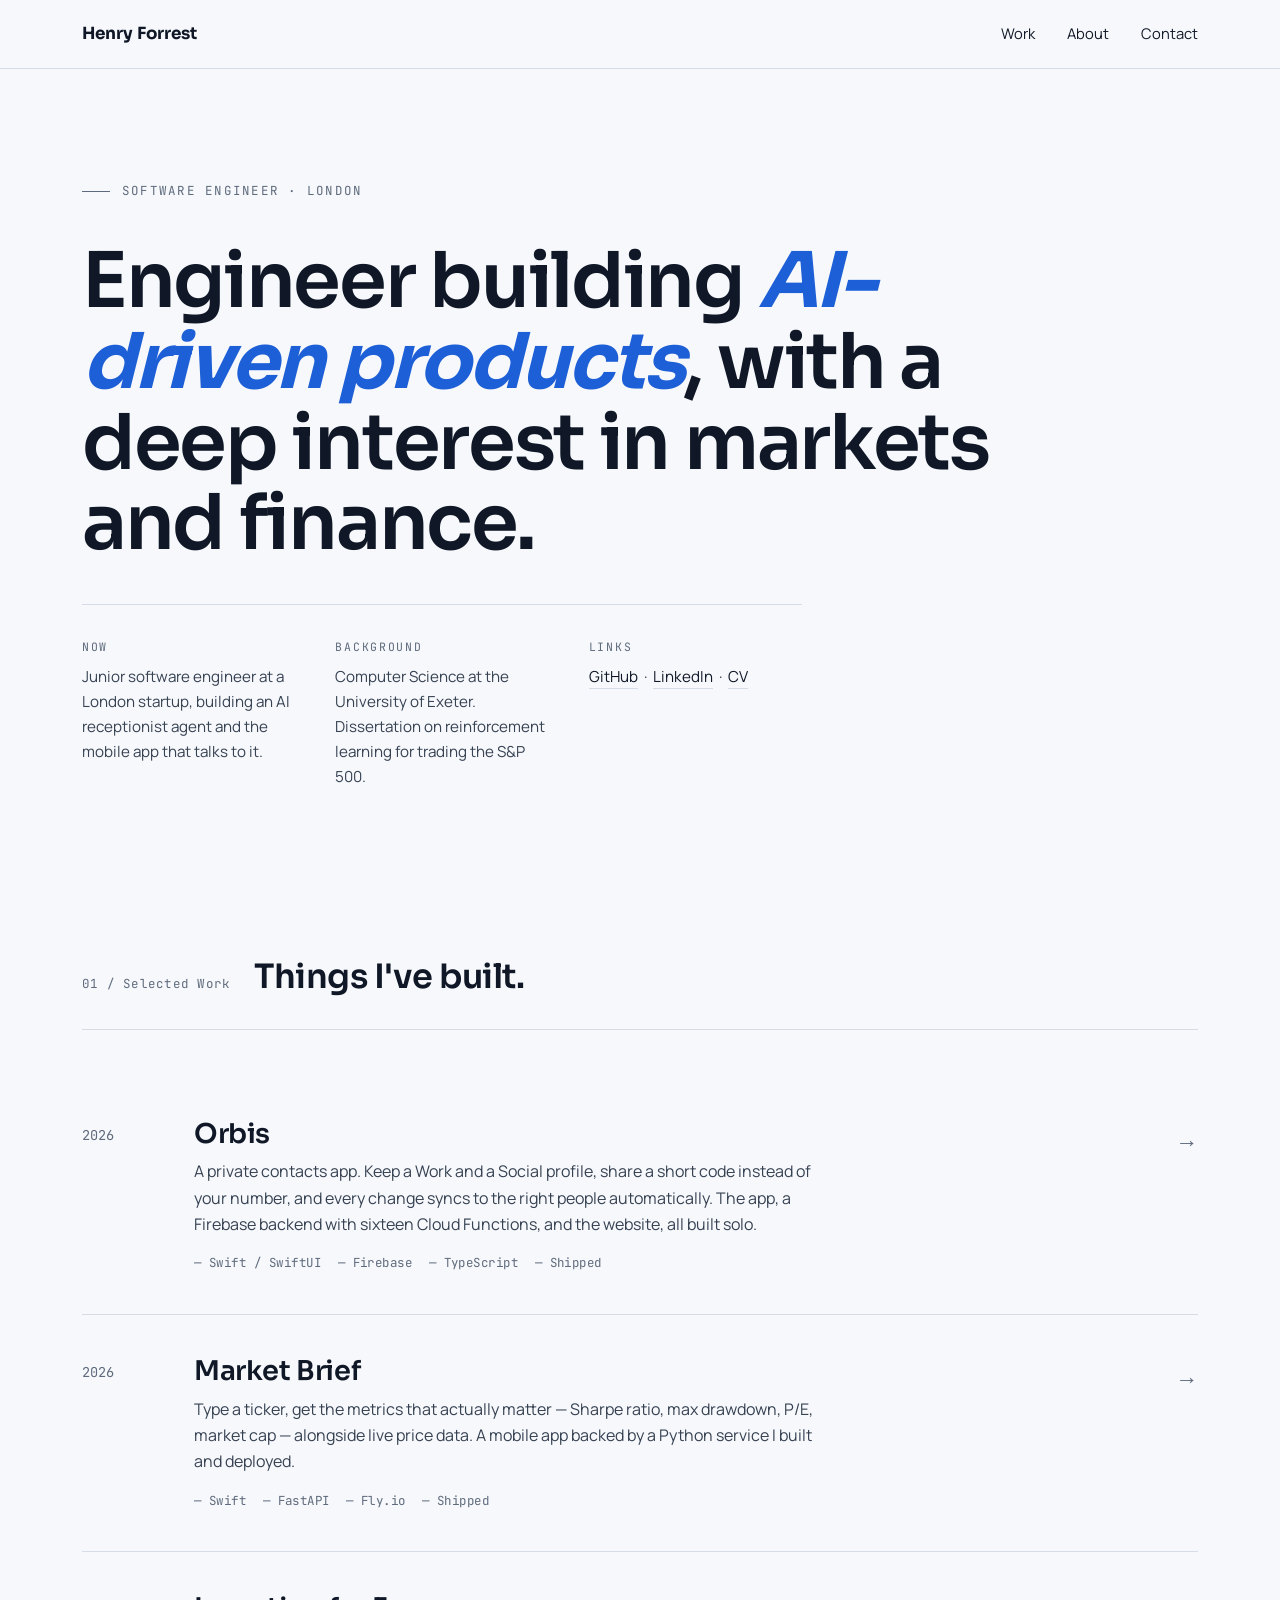
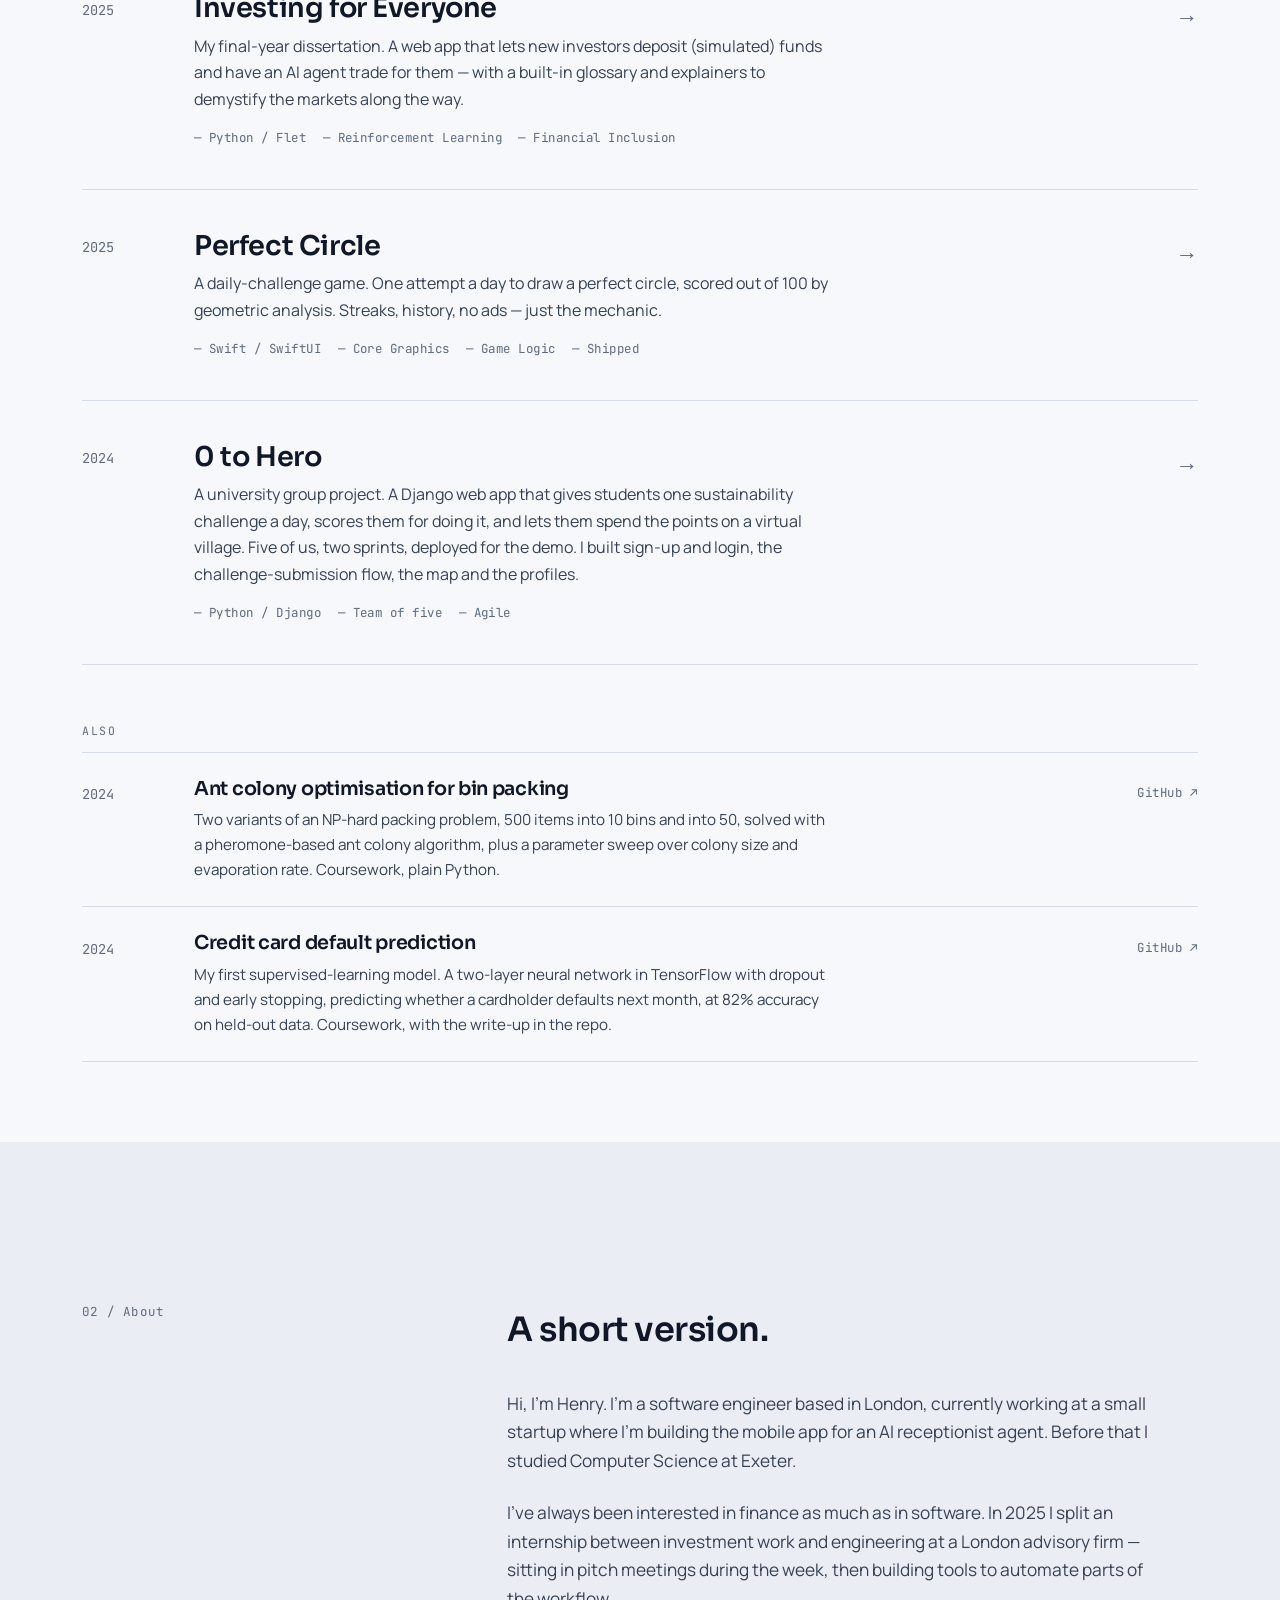
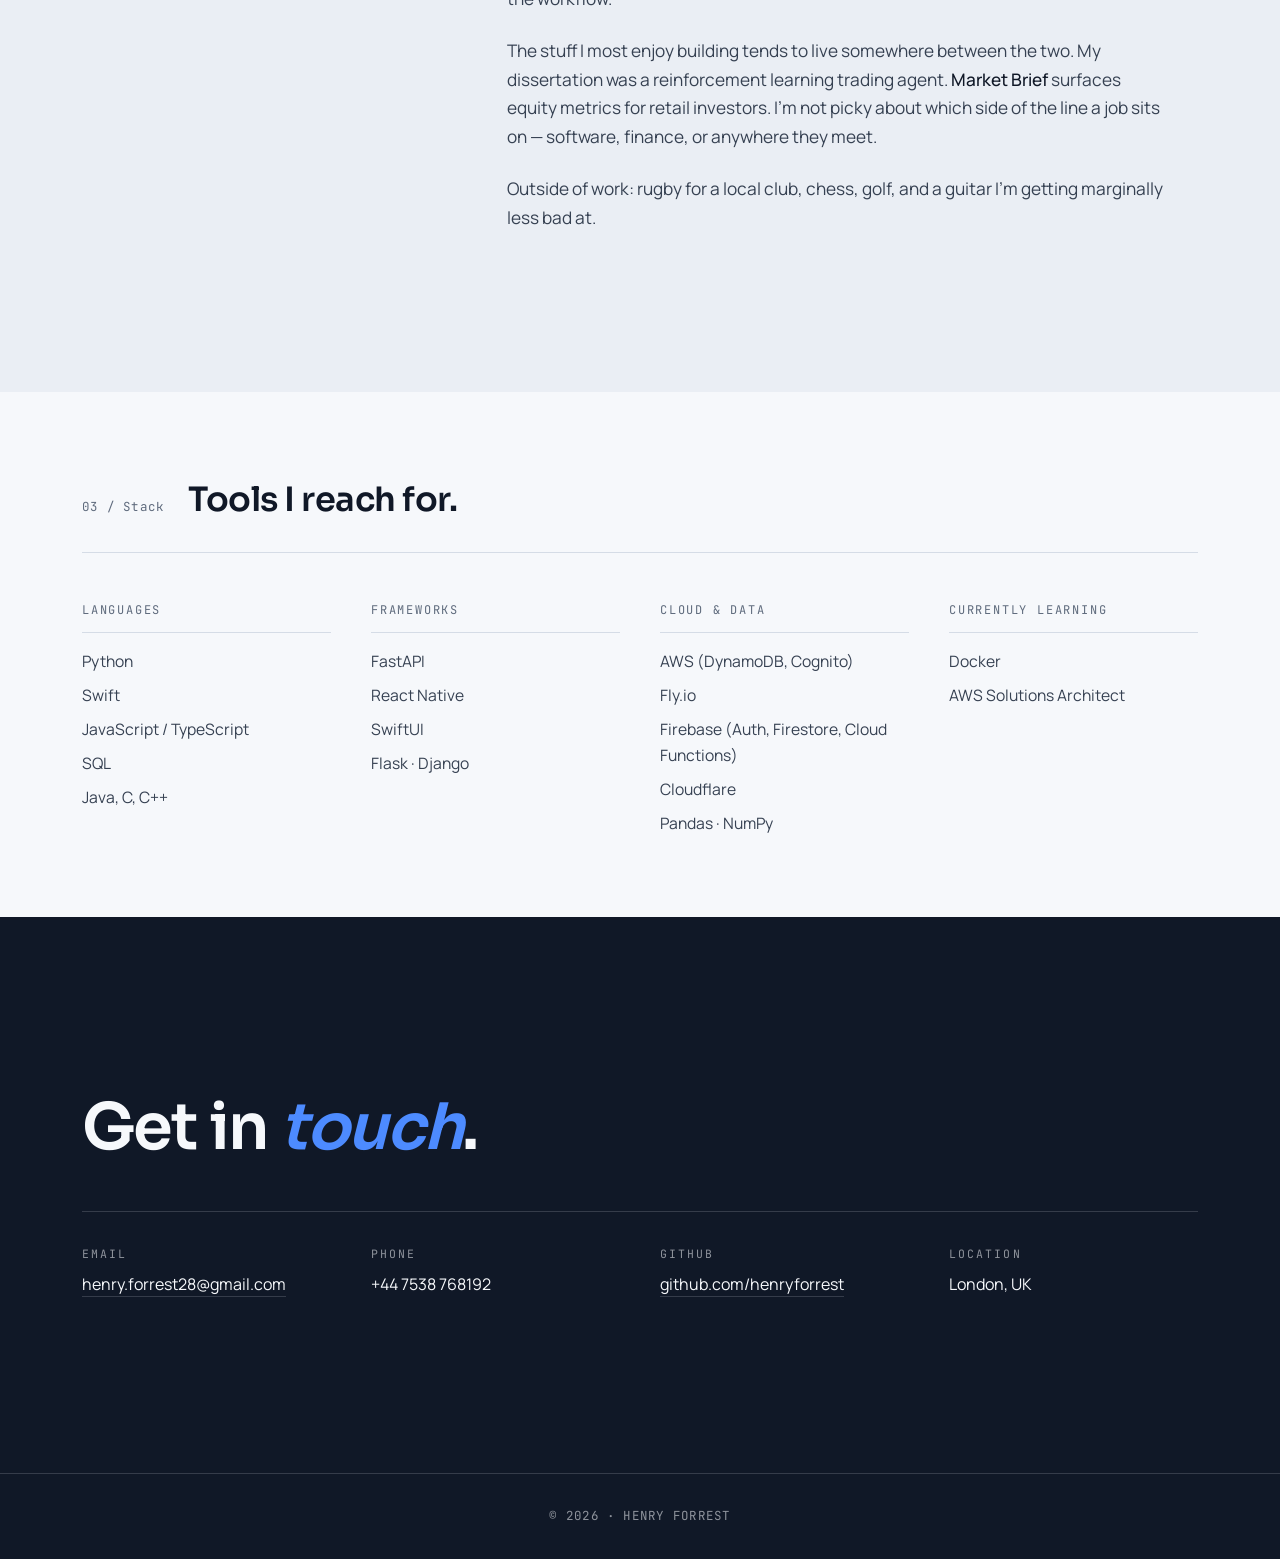
<file: index.html>
<!DOCTYPE html>
<html lang="en">
<head>
  <meta charset="UTF-8" />
  <meta name="viewport" content="width=device-width, initial-scale=1" />
  <meta name="description" content="Henry Forrest — software engineer building AI-driven products, with a strong interest in finance and markets." />
  <title>Henry Forrest — Software Engineer</title>
  <link rel="preconnect" href="https://fonts.googleapis.com" />
  <link rel="preconnect" href="https://fonts.gstatic.com" crossorigin />
  <link href="https://fonts.googleapis.com/css2?family=Sora:wght@500;600;700&family=Manrope:wght@400;500;600;700&family=JetBrains+Mono:wght@400;500&display=swap" rel="stylesheet" />
  <style>
    :root {
      --bg: #f6f8fb;
      --bg-alt: #eaeef4;
      --ink: #101827;
      --ink-soft: #364152;
      --ink-muted: #5f6b7d;
      --rule: #d5dce6;
      --accent: #1d5fd6;
      --accent-soft: #4d8bff;
      --paper: #ffffff;
      --band: #101827;
      --band-ink: #f6f8fb;
      --band-muted: rgba(246, 248, 251, 0.55);
      --band-rule: rgba(246, 248, 251, 0.16);
      --display: 'Sora', 'Helvetica Neue', Arial, sans-serif;
      --body: 'Manrope', system-ui, sans-serif;
      --mono: 'JetBrains Mono', ui-monospace, monospace;
      --max: 1180px;
    }

    *, *::before, *::after { box-sizing: border-box; margin: 0; padding: 0; }
    html { scroll-behavior: smooth; }
    body {
      font-family: var(--body);
      font-weight: 400;
      font-size: 17px;
      line-height: 1.65;
      color: var(--ink);
      background: var(--bg);
      -webkit-font-smoothing: antialiased;
      text-rendering: optimizeLegibility;
    }

    h1, h2, h3, h4 {
      font-family: var(--display);
      font-weight: 600;
      letter-spacing: -0.015em;
      color: var(--ink);
    }

    a {
      color: var(--ink);
      text-decoration: none;
      transition: color 0.2s ease;
    }
    a:hover { color: var(--accent); }

    .mono { font-family: var(--mono); font-size: 0.85em; }

    /* ===== NAV ===== */
    nav {
      position: sticky;
      top: 0;
      z-index: 100;
      background: rgba(246, 248, 251, 0.85);
      backdrop-filter: blur(10px);
      -webkit-backdrop-filter: blur(10px);
      border-bottom: 1px solid var(--rule);
    }
    .nav-inner {
      max-width: var(--max);
      margin: 0 auto;
      padding: 1.25rem 2rem;
      display: flex;
      justify-content: space-between;
      align-items: baseline;
      gap: 2rem;
    }
    .nav-name {
      font-family: var(--display);
      font-size: 1.05rem;
      font-weight: 700;
    }
    .nav-links {
      display: flex;
      gap: 2rem;
      font-size: 0.92rem;
      color: var(--ink-soft);
    }
    .nav-links a:hover { color: var(--accent); }
    .nav-name { white-space: nowrap; }
    @media (max-width: 480px) {
      .nav-inner { padding: 1rem 1.25rem; gap: 1rem; }
      .nav-links { gap: 1.1rem; font-size: 0.88rem; }
    }

    /* ===== HERO ===== */
    .hero {
      max-width: var(--max);
      margin: 0 auto;
      padding: 7rem 2rem 5rem;
    }
    .hero-eyebrow {
      font-family: var(--mono);
      font-size: 0.78rem;
      text-transform: uppercase;
      letter-spacing: 0.18em;
      color: var(--ink-muted);
      margin-bottom: 2.5rem;
      display: flex;
      align-items: center;
      gap: 0.75rem;
    }
    .hero-eyebrow::before {
      content: '';
      width: 28px;
      height: 1px;
      background: var(--ink-muted);
    }
    .hero h1 {
      font-size: clamp(2.6rem, 6vw, 5rem);
      line-height: 1.05;
      font-weight: 600;
      letter-spacing: -0.03em;
      max-width: 16ch;
      margin-bottom: 2.5rem;
    }
    .hero h1 em {
      color: var(--accent);
      font-weight: 700;
    }
    .hero-meta {
      display: flex;
      flex-wrap: wrap;
      gap: 2.5rem;
      padding-top: 2rem;
      border-top: 1px solid var(--rule);
      max-width: 720px;
    }
    .hero-meta-item {
      flex: 1;
      min-width: 200px;
    }
    .hero-meta-label {
      font-family: var(--mono);
      font-size: 0.72rem;
      text-transform: uppercase;
      letter-spacing: 0.15em;
      color: var(--ink-muted);
      margin-bottom: 0.5rem;
    }
    .hero-meta-value { color: var(--ink-soft); font-size: 0.95rem; }
    .hero-meta-value a { border-bottom: 1px solid var(--rule); padding-bottom: 1px; }
    .hero-meta-value a:hover { border-bottom-color: var(--accent); }

    /* ===== SECTION SHARED ===== */
    section {
      max-width: var(--max);
      margin: 0 auto;
      padding: 5rem 2rem;
    }
    .section-head {
      display: flex;
      align-items: baseline;
      gap: 1.5rem;
      margin-bottom: 3rem;
      padding-bottom: 1.5rem;
      border-bottom: 1px solid var(--rule);
    }
    .section-num {
      font-family: var(--mono);
      font-size: 0.78rem;
      color: var(--ink-muted);
      letter-spacing: 0.1em;
    }
    .section-head h2 {
      font-size: clamp(1.6rem, 3vw, 2.1rem);
      font-weight: 600;
    }

    /* ===== WORK / PROJECTS ===== */
    .work-list {
      display: flex;
      flex-direction: column;
    }
    .work-item {
      display: grid;
      grid-template-columns: 80px 1fr auto;
      gap: 2rem;
      padding: 2.5rem 0;
      border-bottom: 1px solid var(--rule);
      align-items: start;
      transition: padding 0.3s ease;
    }
    .work-item:hover { padding-left: 0.75rem; }
    .work-item:hover .work-arrow { transform: translateX(4px); color: var(--accent); }
    .work-year {
      font-family: var(--mono);
      font-size: 0.85rem;
      color: var(--ink-muted);
      padding-top: 0.4rem;
    }
    .work-body { max-width: 640px; }
    .work-title {
      font-family: var(--display);
      font-size: 1.7rem;
      font-weight: 600;
      margin-bottom: 0.5rem;
      line-height: 1.2;
    }
    .work-title a:hover { color: var(--accent); }
    .work-desc {
      color: var(--ink-soft);
      margin-bottom: 1rem;
      font-size: 1rem;
    }
    .work-tags {
      display: flex;
      flex-wrap: wrap;
      gap: 0.5rem 1rem;
      font-family: var(--mono);
      font-size: 0.78rem;
      color: var(--ink-muted);
      letter-spacing: 0.04em;
    }
    .work-tags span::before { content: '— '; }
    .work-arrow {
      font-family: var(--display);
      font-size: 1.4rem;
      color: var(--ink-muted);
      transition: all 0.3s ease;
      padding-top: 0.4rem;
    }

    @media (max-width: 720px) {
      .work-item { grid-template-columns: 1fr; gap: 0.5rem; }
      .work-arrow { display: none; }
      .work-year { padding-top: 0; }
    }

    /* ===== ALSO (smaller work, no case study) ===== */
    .also { margin-top: 3.5rem; }
    .also-label {
      font-family: var(--mono);
      font-size: 0.72rem;
      text-transform: uppercase;
      letter-spacing: 0.15em;
      color: var(--ink-muted);
      padding-bottom: 0.75rem;
      border-bottom: 1px solid var(--rule);
    }
    .also-item {
      display: grid;
      grid-template-columns: 80px 1fr auto;
      gap: 2rem;
      padding: 1.5rem 0;
      border-bottom: 1px solid var(--rule);
      align-items: start;
      color: inherit;
      transition: padding 0.3s ease;
    }
    .also-item:hover { padding-left: 0.75rem; }
    .also-item:hover .also-link { color: var(--accent); }
    .also-body { max-width: 640px; }
    .also-title {
      font-family: var(--display);
      font-size: 1.2rem;
      font-weight: 600;
      line-height: 1.3;
      margin-bottom: 0.35rem;
    }
    .also-desc { color: var(--ink-soft); font-size: 0.95rem; }
    .also-link {
      font-family: var(--mono);
      font-size: 0.78rem;
      letter-spacing: 0.05em;
      color: var(--ink-muted);
      padding-top: 0.4rem;
      white-space: nowrap;
      transition: color 0.3s ease;
    }
    @media (max-width: 720px) {
      .also-item { grid-template-columns: 1fr; gap: 0.5rem; }
      .also-link { padding-top: 0; }
    }

    /* ===== ABOUT ===== */
    .about {
      background: var(--bg-alt);
      margin: 0;
      max-width: none;
    }
    .about-inner {
      max-width: var(--max);
      margin: 0 auto;
      padding: 5rem 2rem;
    }
    .about-grid {
      display: grid;
      grid-template-columns: 1fr 2fr;
      gap: 5rem;
      align-items: start;
    }
    .about-grid h2 {
      font-size: clamp(1.6rem, 3vw, 2.1rem);
      font-weight: 600;
    }
    .about-text p {
      font-size: 1.08rem;
      color: var(--ink-soft);
      margin-bottom: 1.5rem;
      max-width: 60ch;
    }
    .about-text p:last-child { margin-bottom: 0; }
    .about-text strong { color: var(--ink); font-weight: 500; }

    @media (max-width: 720px) {
      .about-grid { grid-template-columns: 1fr; gap: 2rem; }
    }

    /* ===== STACK ===== */
    .stack-grid {
      display: grid;
      grid-template-columns: repeat(auto-fit, minmax(220px, 1fr));
      gap: 2.5rem;
    }
    .stack-col-label {
      font-family: var(--mono);
      font-size: 0.75rem;
      text-transform: uppercase;
      letter-spacing: 0.15em;
      color: var(--ink-muted);
      margin-bottom: 1rem;
      padding-bottom: 0.75rem;
      border-bottom: 1px solid var(--rule);
    }
    .stack-col ul {
      list-style: none;
      display: flex;
      flex-direction: column;
      gap: 0.5rem;
    }
    .stack-col li { color: var(--ink-soft); font-size: 0.98rem; }

    /* ===== WRITING ===== */
    .writing-list { display: flex; flex-direction: column; }
    .writing-item {
      padding: 2rem 0;
      border-bottom: 1px solid var(--rule);
      display: grid;
      grid-template-columns: 100px 1fr;
      gap: 2rem;
      align-items: baseline;
    }
    .writing-date {
      font-family: var(--mono);
      font-size: 0.8rem;
      color: var(--ink-muted);
    }
    .writing-title {
      font-family: var(--display);
      font-size: 1.25rem;
      font-weight: 600;
      color: var(--ink);
    }
    .writing-coming {
      color: var(--ink-muted);
      font-family: var(--display);
      font-size: 1.1rem;
      font-weight: 500;
    }

    /* ===== CONTACT ===== */
    .contact {
      background: var(--band);
      color: var(--band-ink);
      margin: 0;
      max-width: none;
    }
    .contact-inner {
      max-width: var(--max);
      margin: 0 auto;
      padding: 6rem 2rem;
    }
    .contact h2 {
      color: var(--band-ink);
      font-size: clamp(2.4rem, 5vw, 4rem);
      font-weight: 600;
      letter-spacing: -0.03em;
      line-height: 1.1;
      max-width: 18ch;
      margin-bottom: 3rem;
    }
    .contact h2 em { color: var(--accent-soft); }
    .contact-grid {
      display: grid;
      grid-template-columns: repeat(auto-fit, minmax(220px, 1fr));
      gap: 2.5rem;
      padding-top: 2rem;
      border-top: 1px solid var(--band-rule);
    }
    .contact-label {
      font-family: var(--mono);
      font-size: 0.72rem;
      text-transform: uppercase;
      letter-spacing: 0.18em;
      color: var(--band-muted);
      margin-bottom: 0.5rem;
    }
    .contact-value { font-size: 1rem; }
    .contact-value a { color: var(--band-ink); border-bottom: 1px solid var(--band-rule); padding-bottom: 1px; }
    .contact-value a:hover { color: var(--accent-soft); border-bottom-color: var(--accent-soft); }

    /* ===== FOOTER ===== */
    footer {
      background: var(--band);
      color: var(--band-muted);
      padding: 2rem;
      text-align: center;
      font-family: var(--mono);
      font-size: 0.78rem;
      letter-spacing: 0.1em;
      border-top: 1px solid var(--band-rule);
    }

    /* ===== ENTRANCE ANIMATION (CSS only, so it never depends on a script frame) ===== */
    @keyframes rise {
      from { opacity: 0; transform: translateY(20px); }
      to { opacity: 1; transform: translateY(0); }
    }
    .hero .reveal { animation: rise 0.9s cubic-bezier(0.2, 0.7, 0.2, 1) both; }
    .hero .reveal:nth-child(1) { animation-delay: 0.1s; }
    .hero .reveal:nth-child(2) { animation-delay: 0.25s; }
    .hero .reveal:nth-child(3) { animation-delay: 0.45s; }
    @media (prefers-reduced-motion: reduce) {
      .hero .reveal { animation: none; }
    }
  </style>
</head>
<body>

  <nav>
    <div class="nav-inner">
      <a href="#" class="nav-name">Henry Forrest</a>
      <div class="nav-links">
        <a href="#work">Work</a>
        <a href="#about">About</a>
        <a href="#contact">Contact</a>
      </div>
    </div>
  </nav>

  <header class="hero">
    <div class="hero-eyebrow reveal">Software Engineer · London</div>
    <h1 class="reveal">Engineer building <em>AI-driven products</em>, with a deep interest in markets and finance.</h1>
    <div class="hero-meta reveal">
      <div class="hero-meta-item">
        <div class="hero-meta-label">Now</div>
        <div class="hero-meta-value">Junior software engineer at a London startup, building an AI receptionist agent and the mobile app that talks to it.</div>
      </div>
      <div class="hero-meta-item">
        <div class="hero-meta-label">Background</div>
        <div class="hero-meta-value">Computer Science at the University of Exeter. Dissertation on reinforcement learning for trading the S&amp;P 500.</div>
      </div>
      <div class="hero-meta-item">
        <div class="hero-meta-label">Links</div>
        <div class="hero-meta-value">
          <a href="https://github.com/henryforrest" target="_blank" rel="noopener">GitHub</a> &nbsp;·&nbsp;
          <a href="https://www.linkedin.com/in/henry-forrest-a17448255/" target="_blank" rel="noopener">LinkedIn</a> &nbsp;·&nbsp;
          <a href="cv.pdf" target="_blank" rel="noopener">CV</a>
        </div>
      </div>
    </div>
  </header>

  <section id="work">
    <div class="section-head">
      <span class="section-num">01 / Selected Work</span>
      <h2>Things I've built.</h2>
    </div>
    <div class="work-list">

      <a href="orbis.html" class="work-item-link">
        <article class="work-item">
          <div class="work-year">2026</div>
          <div class="work-body">
            <h3 class="work-title">Orbis</h3>
            <p class="work-desc">A private contacts app. Keep a Work and a Social profile, share a short code instead of your number, and every change syncs to the right people automatically. The app, a Firebase backend with sixteen Cloud Functions, and the website, all built solo.</p>
            <div class="work-tags">
              <span>Swift / SwiftUI</span>
              <span>Firebase</span>
              <span>TypeScript</span>
              <span>Shipped</span>
            </div>
          </div>
          <div class="work-arrow">→</div>
        </article>
      </a>

      <a href="market-brief.html" class="work-item-link">
        <article class="work-item">
          <div class="work-year">2026</div>
          <div class="work-body">
            <h3 class="work-title">Market Brief</h3>
            <p class="work-desc">Type a ticker, get the metrics that actually matter — Sharpe ratio, max drawdown, P/E, market cap — alongside live price data. A mobile app backed by a Python service I built and deployed.</p>
            <div class="work-tags">
              <span>Swift</span>
              <span>FastAPI</span>
              <span>Fly.io</span>
              <span>Shipped</span>
            </div>
          </div>
          <div class="work-arrow">→</div>
        </article>
      </a>

      <a href="dissertation.html" class="work-item-link">
        <article class="work-item">
          <div class="work-year">2025</div>
          <div class="work-body">
            <h3 class="work-title">Investing for Everyone</h3>
            <p class="work-desc">My final-year dissertation. A web app that lets new investors deposit (simulated) funds and have an AI agent trade for them — with a built-in glossary and explainers to demystify the markets along the way.</p>
            <div class="work-tags">
              <span>Python / Flet</span>
              <span>Reinforcement Learning</span>
              <span>Financial Inclusion</span>
            </div>
          </div>
          <div class="work-arrow">→</div>
        </article>
      </a>

      <a href="perfect-circle.html" class="work-item-link">
        <article class="work-item">
          <div class="work-year">2025</div>
          <div class="work-body">
            <h3 class="work-title">Perfect Circle</h3>
            <p class="work-desc">A daily-challenge game. One attempt a day to draw a perfect circle, scored out of 100 by geometric analysis. Streaks, history, no ads — just the mechanic.</p>
            <div class="work-tags">
              <span>Swift / SwiftUI</span>
              <span>Core Graphics</span>
              <span>Game Logic</span>
              <span>Shipped</span>
            </div>
          </div>
          <div class="work-arrow">→</div>
        </article>
      </a>

      <a href="zero-to-hero.html" class="work-item-link">
        <article class="work-item">
          <div class="work-year">2024</div>
          <div class="work-body">
            <h3 class="work-title">0 to Hero</h3>
            <p class="work-desc">A university group project. A Django web app that gives students one sustainability challenge a day, scores them for doing it, and lets them spend the points on a virtual village. Five of us, two sprints, deployed for the demo. I built sign-up and login, the challenge-submission flow, the map and the profiles.</p>
            <div class="work-tags">
              <span>Python / Django</span>
              <span>Team of five</span>
              <span>Agile</span>
            </div>
          </div>
          <div class="work-arrow">→</div>
        </article>
      </a>

    </div>

    <div class="also">
      <div class="also-label">Also</div>
      <a href="https://github.com/henryforrest/ant_colony_optimisation" class="also-item" target="_blank" rel="noopener">
        <div class="work-year">2024</div>
        <div class="also-body">
          <h3 class="also-title">Ant colony optimisation for bin packing</h3>
          <p class="also-desc">Two variants of an NP-hard packing problem, 500 items into 10 bins and into 50, solved with a pheromone-based ant colony algorithm, plus a parameter sweep over colony size and evaporation rate. Coursework, plain Python.</p>
        </div>
        <div class="also-link">GitHub ↗</div>
      </a>
      <a href="https://github.com/henryforrest/credit_card_default" class="also-item" target="_blank" rel="noopener">
        <div class="work-year">2024</div>
        <div class="also-body">
          <h3 class="also-title">Credit card default prediction</h3>
          <p class="also-desc">My first supervised-learning model. A two-layer neural network in TensorFlow with dropout and early stopping, predicting whether a cardholder defaults next month, at 82% accuracy on held-out data. Coursework, with the write-up in the repo.</p>
        </div>
        <div class="also-link">GitHub ↗</div>
      </a>
    </div>
  </section>

  <section class="about" id="about">
    <div class="about-inner">
      <div class="about-grid">
        <div class="section-head" style="margin-bottom: 0; padding-bottom: 0; border: none;">
          <span class="section-num">02 / About</span>
        </div>
        <div class="about-text">
          <h2 style="font-size: clamp(1.6rem, 3vw, 2.1rem); margin-bottom: 2rem;">A short version.</h2>
          <p>Hi, I'm Henry. I'm a software engineer based in London, currently working at a small startup where I'm building the mobile app for an AI receptionist agent. Before that I studied Computer Science at Exeter.</p>
          <p>I've always been interested in finance as much as in software. In 2025 I split an internship between investment work and engineering at a London advisory firm — sitting in pitch meetings during the week, then building tools to automate parts of the workflow.</p>
          <p>The stuff I most enjoy building tends to live somewhere between the two. My dissertation was a reinforcement learning trading agent. <strong>Market Brief</strong> surfaces equity metrics for retail investors. I'm not picky about which side of the line a job sits on — software, finance, or anywhere they meet.</p>
          <p>Outside of work: rugby for a local club, chess, golf, and a guitar I'm getting marginally less bad at.</p>
        </div>
      </div>
    </div>
  </section>

  <section id="stack">
    <div class="section-head">
      <span class="section-num">03 / Stack</span>
      <h2>Tools I reach for.</h2>
    </div>
    <div class="stack-grid">
      <div class="stack-col">
        <div class="stack-col-label">Languages</div>
        <ul>
          <li>Python</li>
          <li>Swift</li>
          <li>JavaScript / TypeScript</li>
          <li>SQL</li>
          <li>Java, C, C++</li>
        </ul>
      </div>
      <div class="stack-col">
        <div class="stack-col-label">Frameworks</div>
        <ul>
          <li>FastAPI</li>
          <li>React Native</li>
          <li>SwiftUI</li>
          <li>Flask · Django</li>
        </ul>
      </div>
      <div class="stack-col">
        <div class="stack-col-label">Cloud &amp; Data</div>
        <ul>
          <li>AWS (DynamoDB, Cognito)</li>
          <li>Fly.io</li>
          <li>Firebase (Auth, Firestore, Cloud Functions)</li>
          <li>Cloudflare</li>
          <li>Pandas · NumPy</li>
        </ul>
      </div>
      <div class="stack-col">
        <div class="stack-col-label">Currently learning</div>
        <ul>
          <li>Docker</li>
          <li>AWS Solutions Architect</li>
        </ul>
      </div>
    </div>
  </section>

  <section class="contact" id="contact">
    <div class="contact-inner">
      <h2>Get in <em>touch</em>.</h2>
      <div class="contact-grid">
        <div>
          <div class="contact-label">Email</div>
          <div class="contact-value"><a href="mailto:henry.forrest28@gmail.com">henry.forrest28@gmail.com</a></div>
        </div>
        <div>
          <div class="contact-label">Phone</div>
          <div class="contact-value">+44 7538 768192</div>
        </div>
        <div>
          <div class="contact-label">GitHub</div>
          <div class="contact-value"><a href="https://github.com/henryforrest" target="_blank" rel="noopener">github.com/henryforrest</a></div>
        </div>
        <div>
          <div class="contact-label">Location</div>
          <div class="contact-value">London, UK</div>
        </div>
      </div>
    </div>
  </section>

  <footer>© 2026 · HENRY FORREST</footer>

  <script>
    // Wrap project links so the entire row is clickable
    document.querySelectorAll('.work-item-link').forEach(link => {
      link.style.display = 'block';
      link.style.color = 'inherit';
    });

  </script>
</body>
</html>
</file>
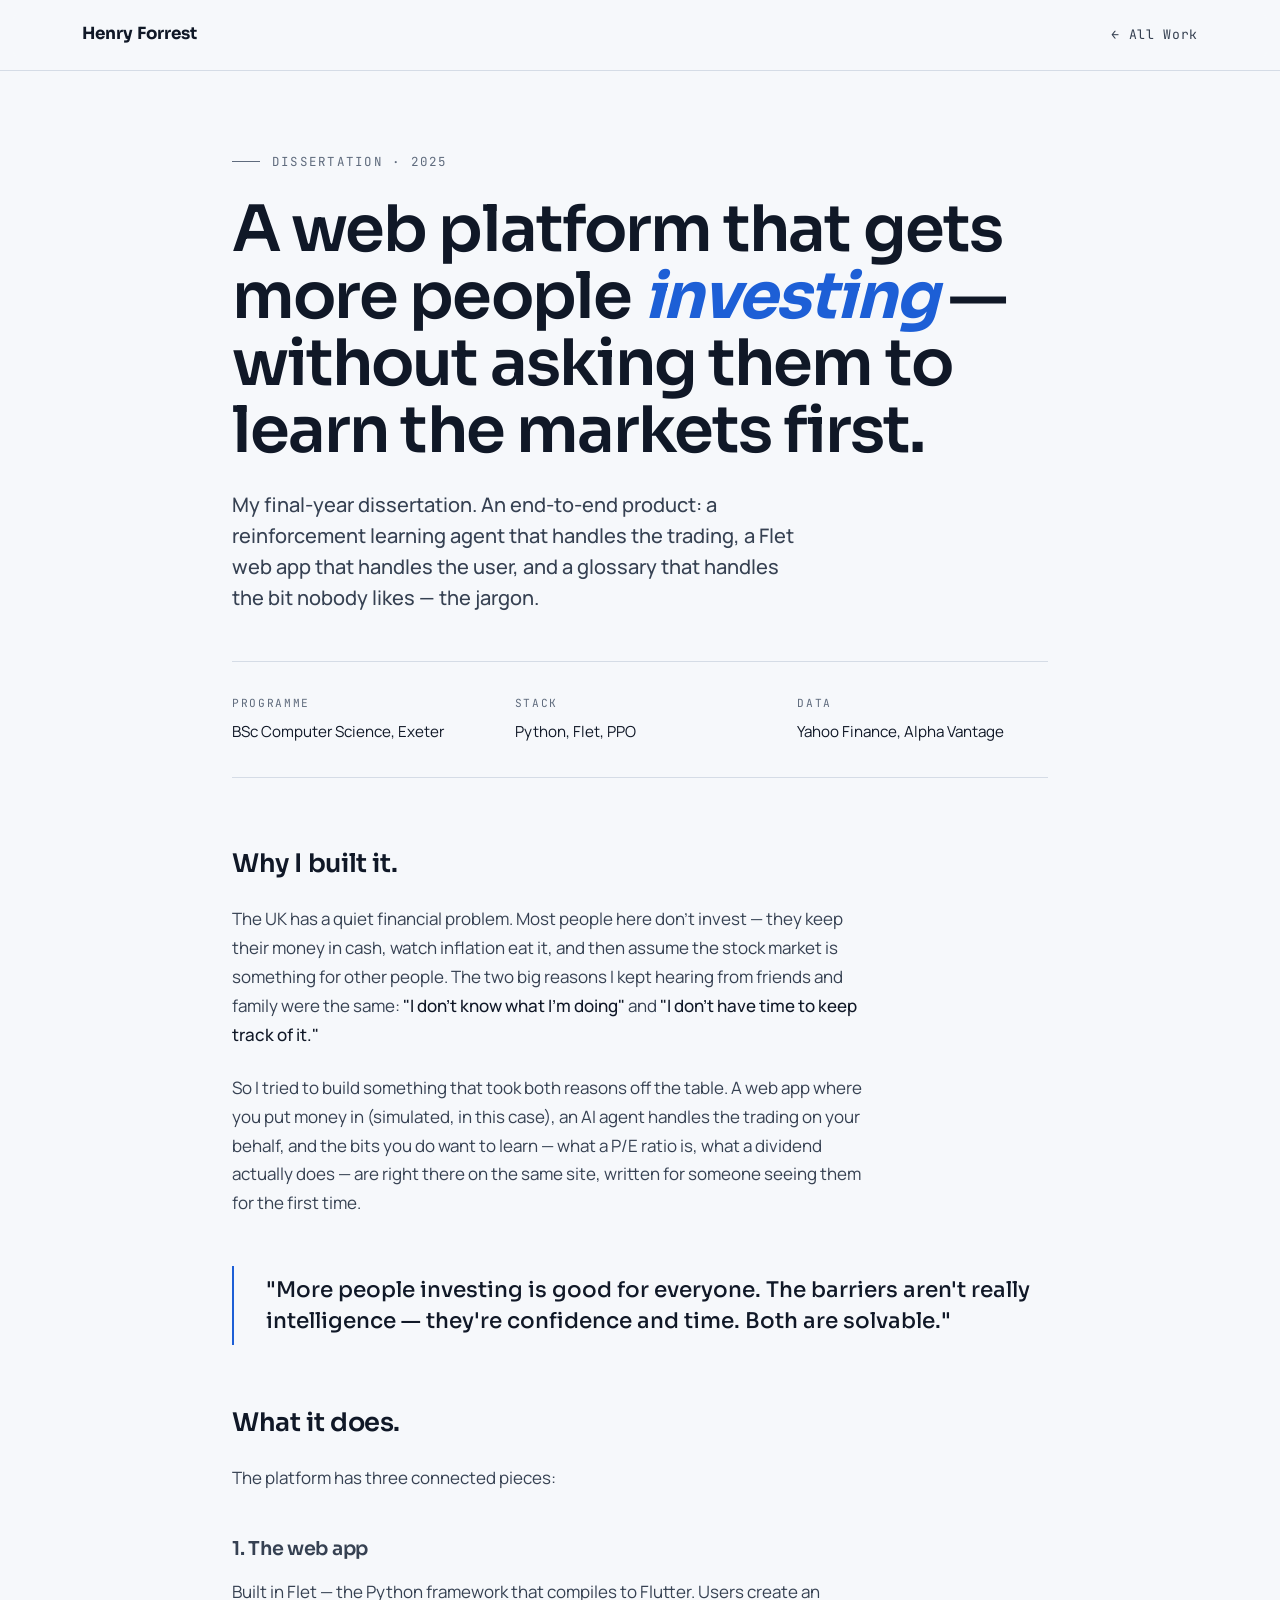
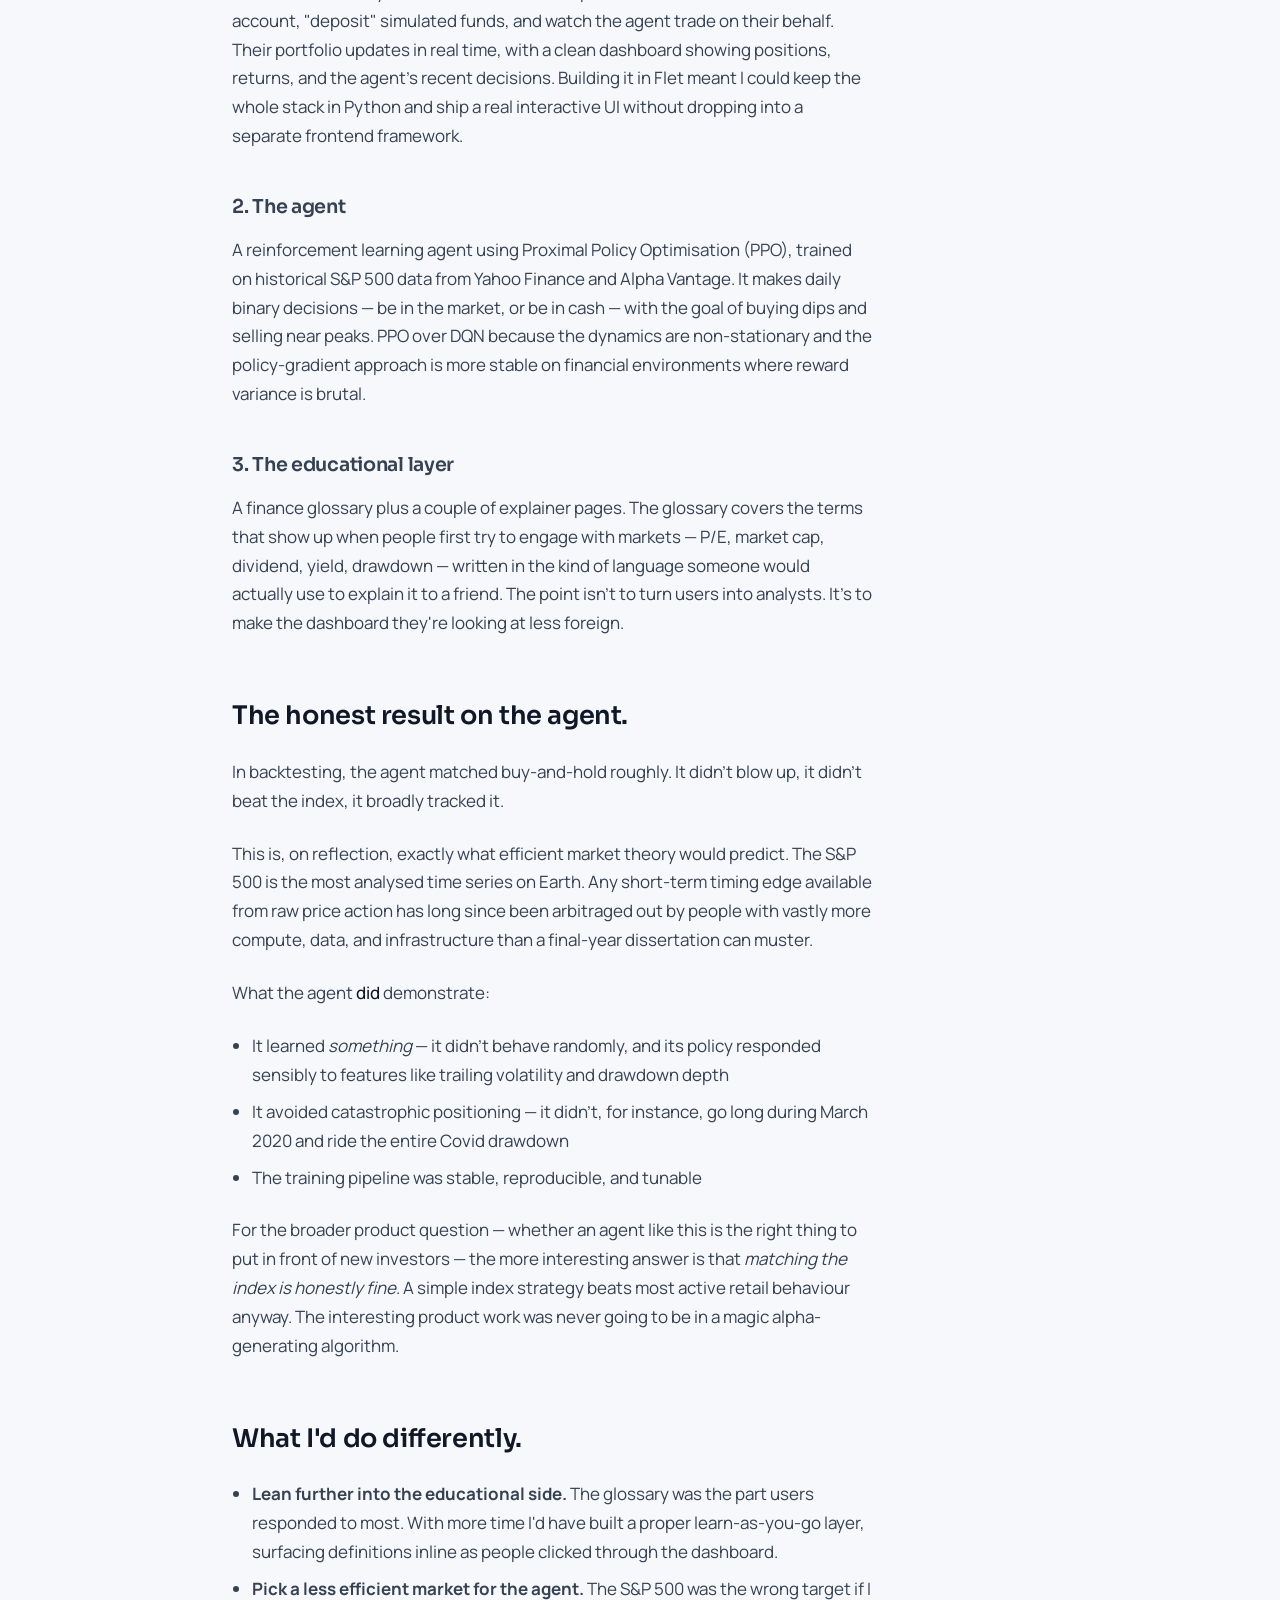
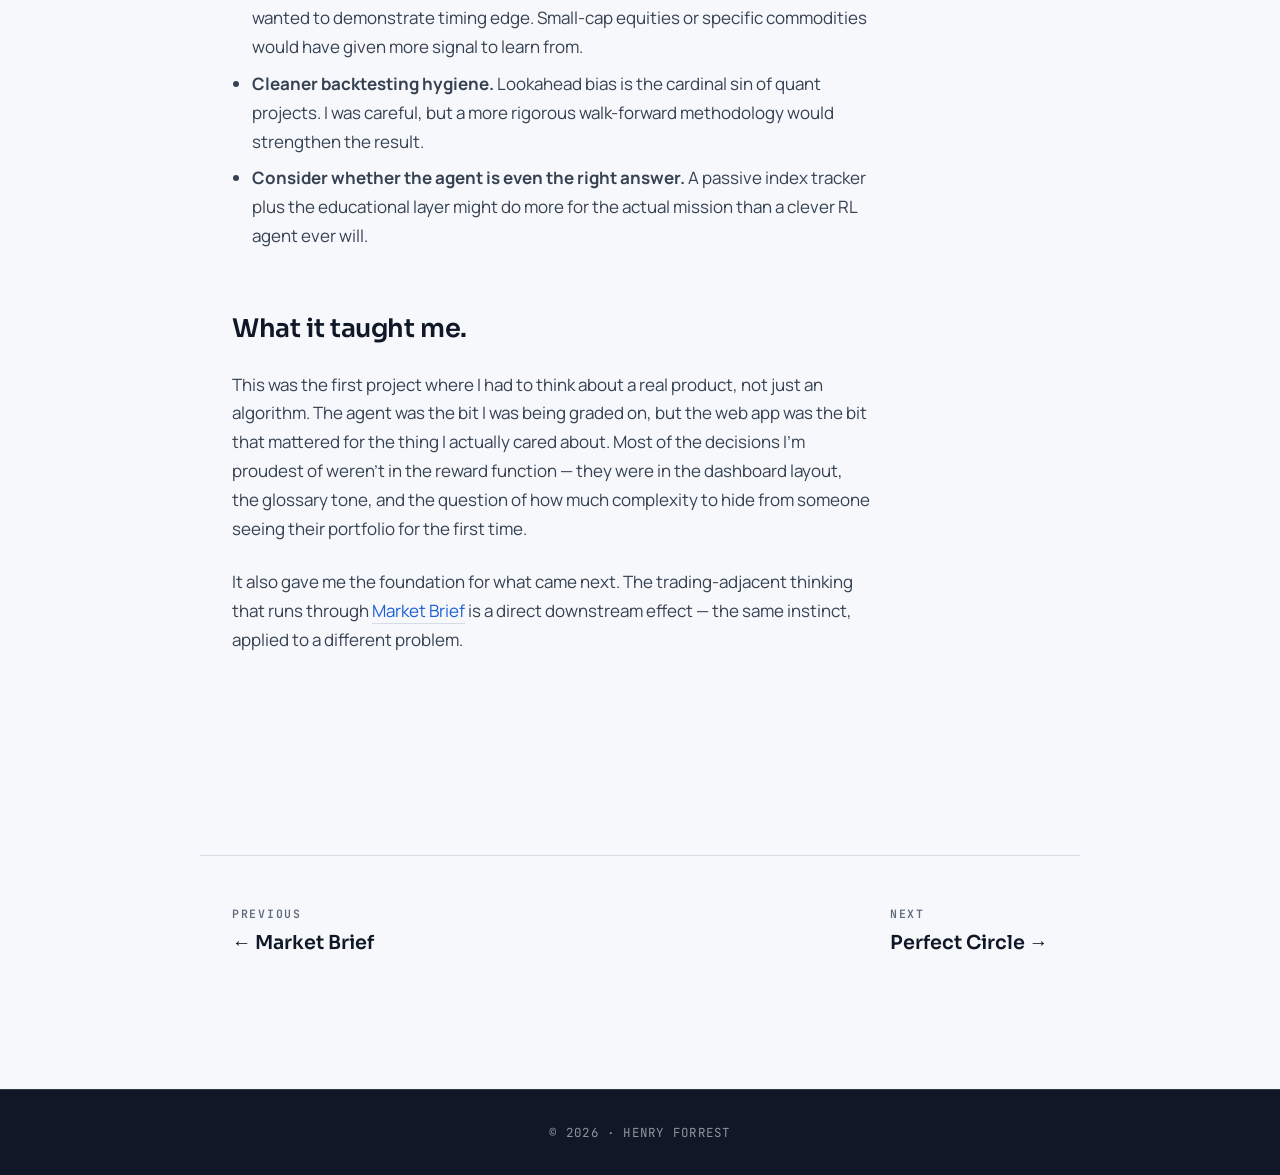
<file: dissertation.html>
<!DOCTYPE html>
<html lang="en">
<head>
  <meta charset="UTF-8" />
  <meta name="viewport" content="width=device-width, initial-scale=1" />
  <title>Dissertation — Case Study · Henry Forrest</title>
  <link rel="preconnect" href="https://fonts.googleapis.com" />
  <link rel="preconnect" href="https://fonts.gstatic.com" crossorigin />
  <link href="https://fonts.googleapis.com/css2?family=Sora:wght@500;600;700&family=Manrope:wght@400;500;600;700&family=JetBrains+Mono:wght@400;500&display=swap" rel="stylesheet" />
  <link rel="stylesheet" href="case.css" />
</head>
<body>

  <nav>
    <div class="nav-inner">
      <a href="index.html" class="nav-name">Henry Forrest</a>
      <a href="index.html#work" class="nav-back">← All Work</a>
    </div>
  </nav>

  <article>
    <div class="case-eyebrow">Dissertation · 2025</div>
    <h1>A web platform that gets more people <em>investing</em> — without asking them to learn the markets first.</h1>
    <p class="case-lede">My final-year dissertation. An end-to-end product: a reinforcement learning agent that handles the trading, a Flet web app that handles the user, and a glossary that handles the bit nobody likes — the jargon.</p>

    <div class="case-meta">
      <div>
        <div class="case-meta-label">Programme</div>
        <div class="case-meta-value">BSc Computer Science, Exeter</div>
      </div>
      <div>
        <div class="case-meta-label">Stack</div>
        <div class="case-meta-value">Python, Flet, PPO</div>
      </div>
      <div>
        <div class="case-meta-label">Data</div>
        <div class="case-meta-value">Yahoo Finance, Alpha Vantage</div>
      </div>
    </div>


    <h2>Why I built it.</h2>
    <p>The UK has a quiet financial problem. Most people here don't invest — they keep their money in cash, watch inflation eat it, and then assume the stock market is something for other people. The two big reasons I kept hearing from friends and family were the same: <strong>"I don't know what I'm doing"</strong> and <strong>"I don't have time to keep track of it."</strong></p>
    <p>So I tried to build something that took both reasons off the table. A web app where you put money in (simulated, in this case), an AI agent handles the trading on your behalf, and the bits you do want to learn — what a P/E ratio is, what a dividend actually does — are right there on the same site, written for someone seeing them for the first time.</p>

    <p class="pullquote">"More people investing is good for everyone. The barriers aren't really intelligence — they're confidence and time. Both are solvable."</p>

    <h2>What it does.</h2>
    <p>The platform has three connected pieces:</p>

    <h3>1. The web app</h3>
    <p>Built in Flet — the Python framework that compiles to Flutter. Users create an account, "deposit" simulated funds, and watch the agent trade on their behalf. Their portfolio updates in real time, with a clean dashboard showing positions, returns, and the agent's recent decisions. Building it in Flet meant I could keep the whole stack in Python and ship a real interactive UI without dropping into a separate frontend framework.</p>

    <h3>2. The agent</h3>
    <p>A reinforcement learning agent using Proximal Policy Optimisation (PPO), trained on historical S&amp;P 500 data from Yahoo Finance and Alpha Vantage. It makes daily binary decisions — be in the market, or be in cash — with the goal of buying dips and selling near peaks. PPO over DQN because the dynamics are non-stationary and the policy-gradient approach is more stable on financial environments where reward variance is brutal.</p>

    <h3>3. The educational layer</h3>
    <p>A finance glossary plus a couple of explainer pages. The glossary covers the terms that show up when people first try to engage with markets — P/E, market cap, dividend, yield, drawdown — written in the kind of language someone would actually use to explain it to a friend. The point isn't to turn users into analysts. It's to make the dashboard they're looking at less foreign.</p>

    <h2>The honest result on the agent.</h2>
    <p>In backtesting, the agent matched buy-and-hold roughly. It didn't blow up, it didn't beat the index, it broadly tracked it.</p>
    <p>This is, on reflection, exactly what efficient market theory would predict. The S&amp;P 500 is the most analysed time series on Earth. Any short-term timing edge available from raw price action has long since been arbitraged out by people with vastly more compute, data, and infrastructure than a final-year dissertation can muster.</p>
    <p>What the agent <strong>did</strong> demonstrate:</p>
    <ul>
      <li>It learned <em>something</em> — it didn't behave randomly, and its policy responded sensibly to features like trailing volatility and drawdown depth</li>
      <li>It avoided catastrophic positioning — it didn't, for instance, go long during March 2020 and ride the entire Covid drawdown</li>
      <li>The training pipeline was stable, reproducible, and tunable</li>
    </ul>
    <p>For the broader product question — whether an agent like this is the right thing to put in front of new investors — the more interesting answer is that <em>matching the index is honestly fine</em>. A simple index strategy beats most active retail behaviour anyway. The interesting product work was never going to be in a magic alpha-generating algorithm.</p>

    <h2>What I'd do differently.</h2>
    <ul>
      <li><strong>Lean further into the educational side.</strong> The glossary was the part users responded to most. With more time I'd have built a proper learn-as-you-go layer, surfacing definitions inline as people clicked through the dashboard.</li>
      <li><strong>Pick a less efficient market for the agent.</strong> The S&amp;P 500 was the wrong target if I wanted to demonstrate timing edge. Small-cap equities or specific commodities would have given more signal to learn from.</li>
      <li><strong>Cleaner backtesting hygiene.</strong> Lookahead bias is the cardinal sin of quant projects. I was careful, but a more rigorous walk-forward methodology would strengthen the result.</li>
      <li><strong>Consider whether the agent is even the right answer.</strong> A passive index tracker plus the educational layer might do more for the actual mission than a clever RL agent ever will.</li>
    </ul>

    <h2>What it taught me.</h2>
    <p>This was the first project where I had to think about a real product, not just an algorithm. The agent was the bit I was being graded on, but the web app was the bit that mattered for the thing I actually cared about. Most of the decisions I'm proudest of weren't in the reward function — they were in the dashboard layout, the glossary tone, and the question of how much complexity to hide from someone seeing their portfolio for the first time.</p>
    <p>It also gave me the foundation for what came next. The trading-adjacent thinking that runs through <a href="market-brief.html">Market Brief</a> is a direct downstream effect — the same instinct, applied to a different problem.</p>
  </article>

  <div class="case-footer">
    <a href="market-brief.html" class="case-footer-link">
      <span class="mono">Previous</span>
      ← Market Brief
    </a>
    <a href="perfect-circle.html" class="case-footer-link">
      <span class="mono">Next</span>
      Perfect Circle →
    </a>
  </div>

  <footer>© 2026 · HENRY FORREST</footer>

</body>
</html>
</file>
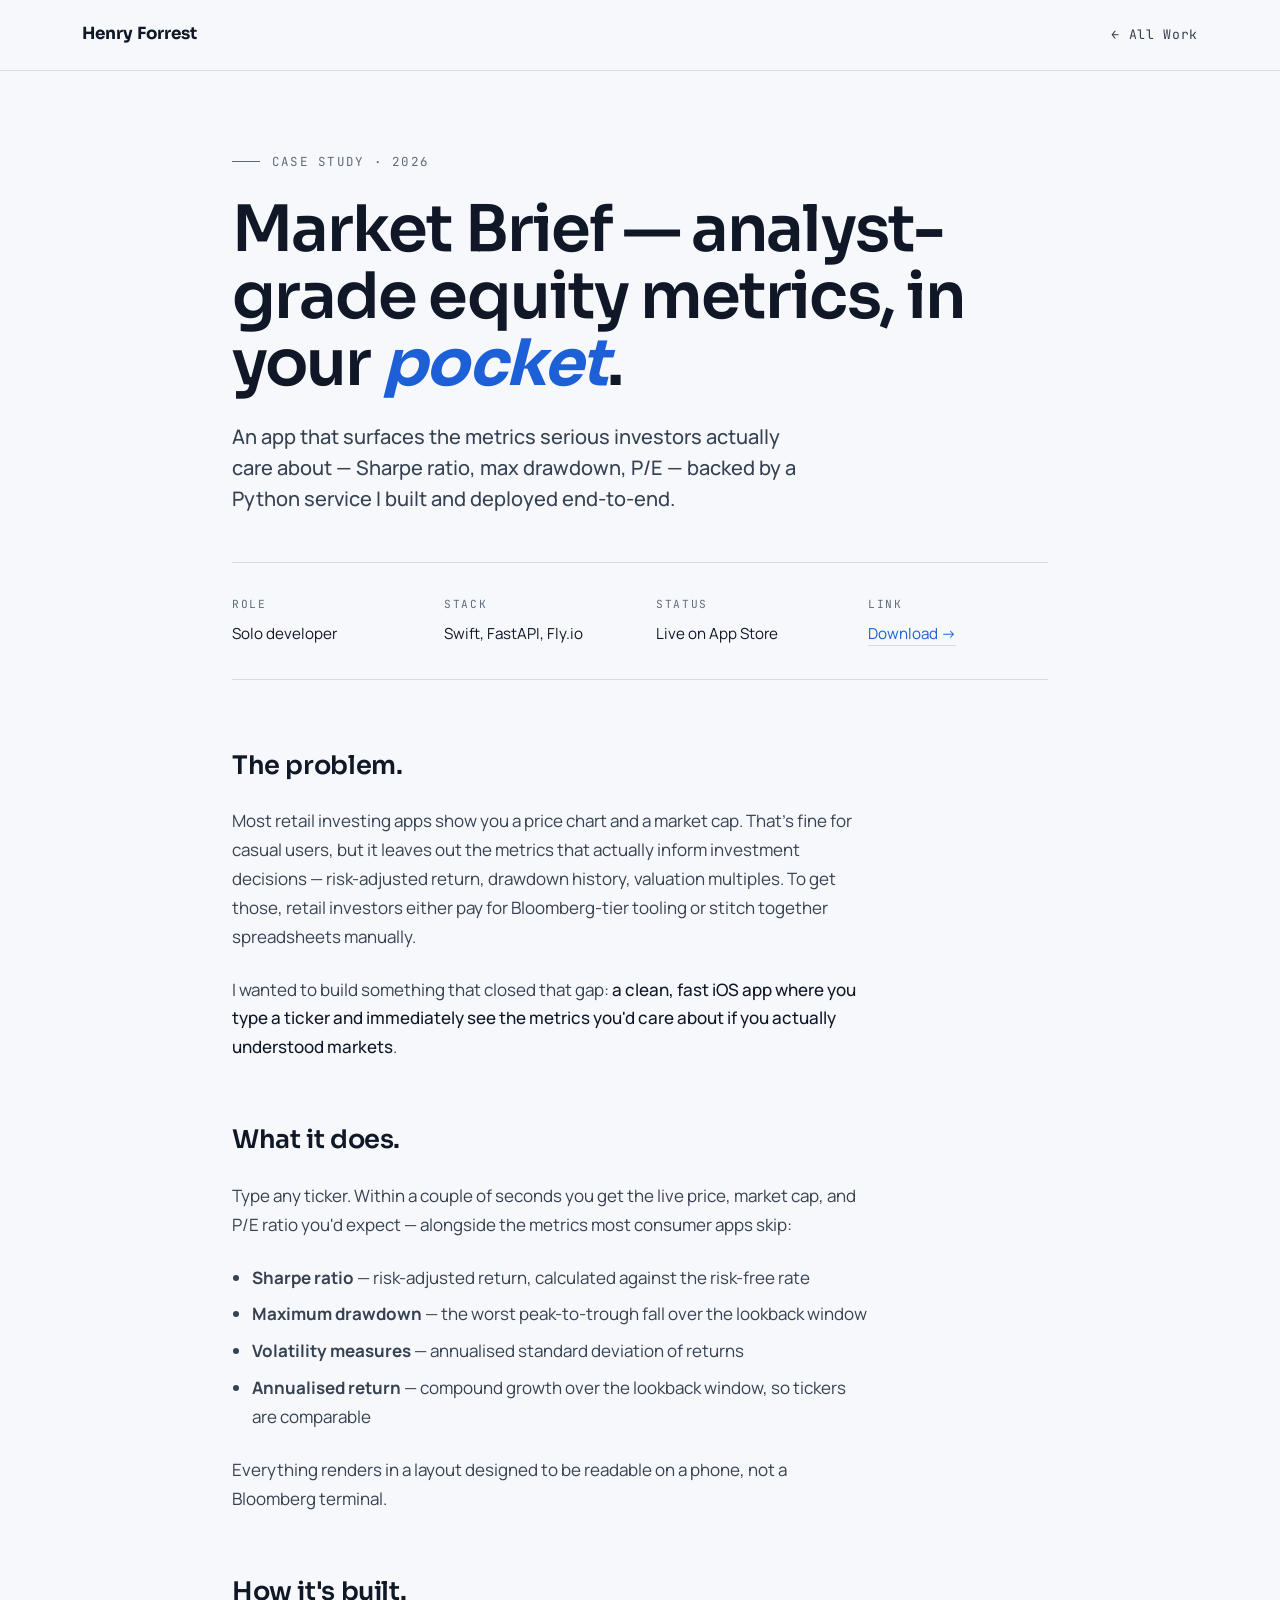
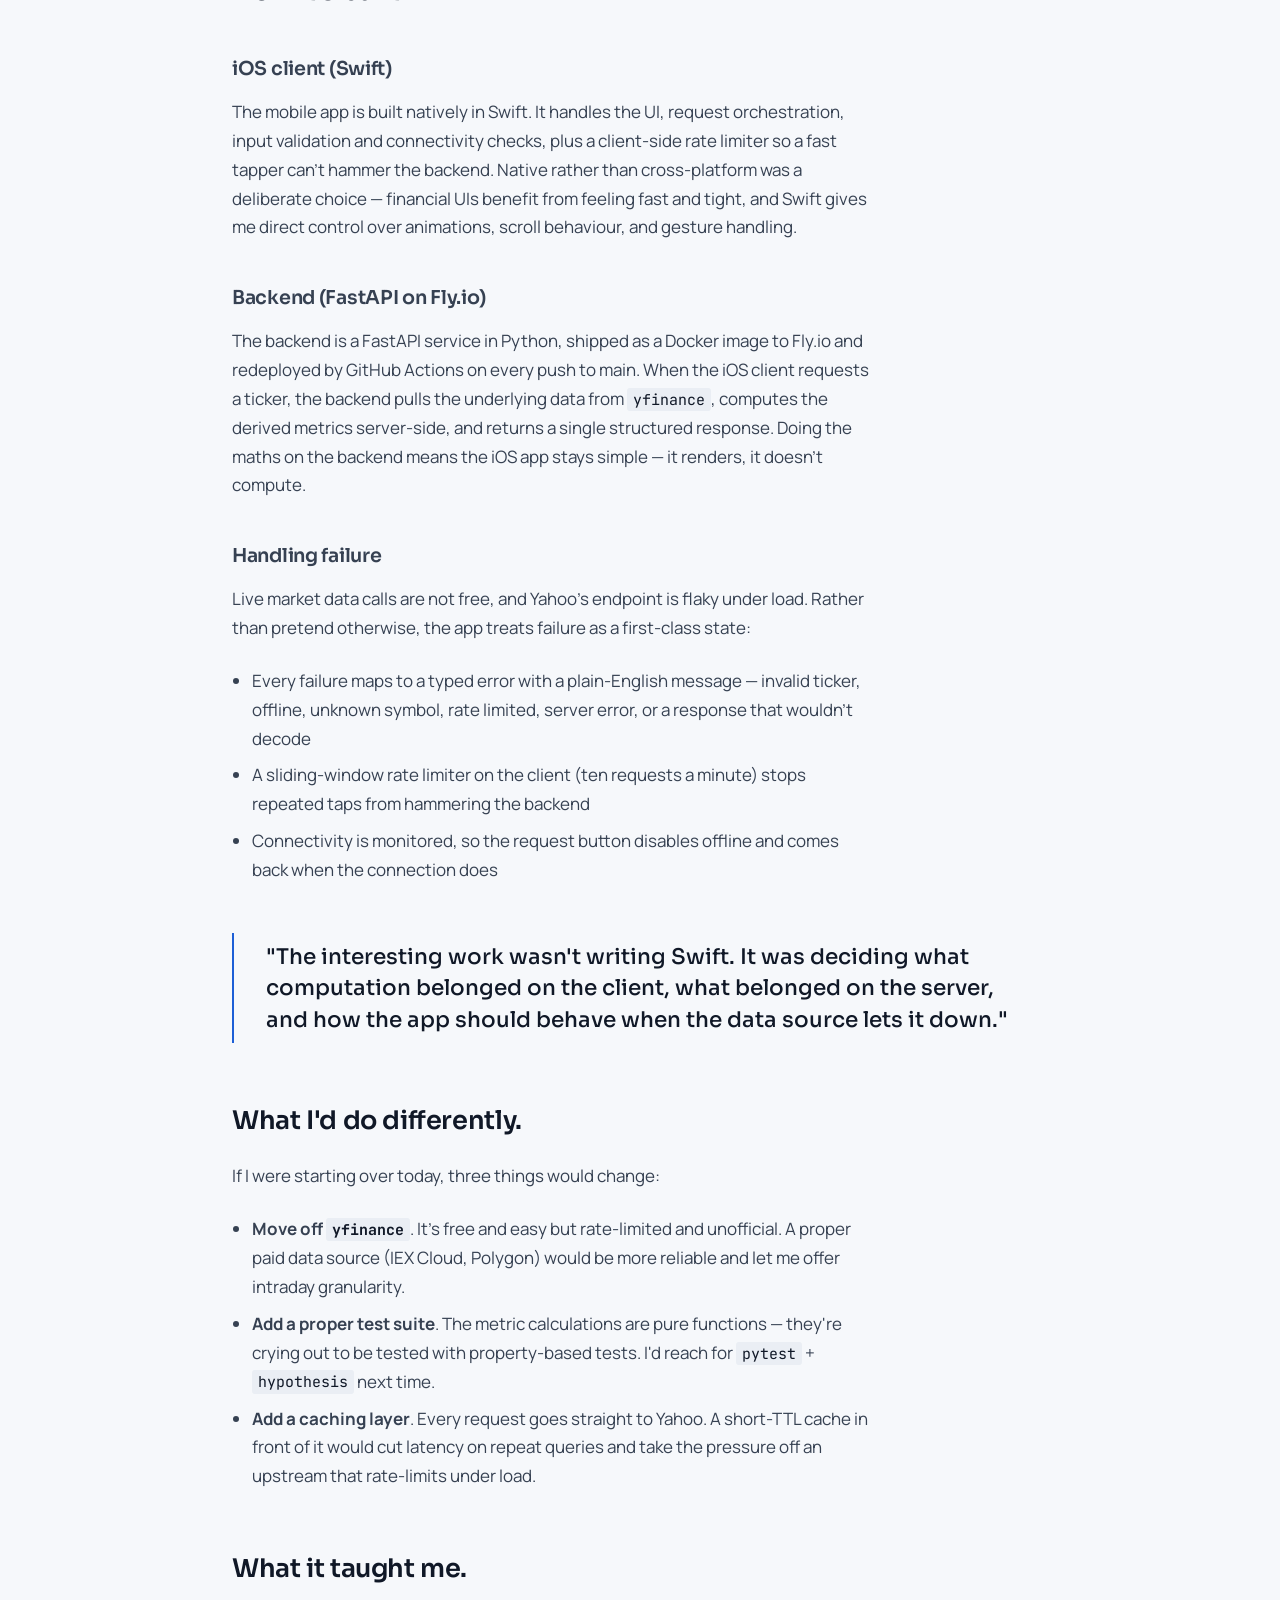
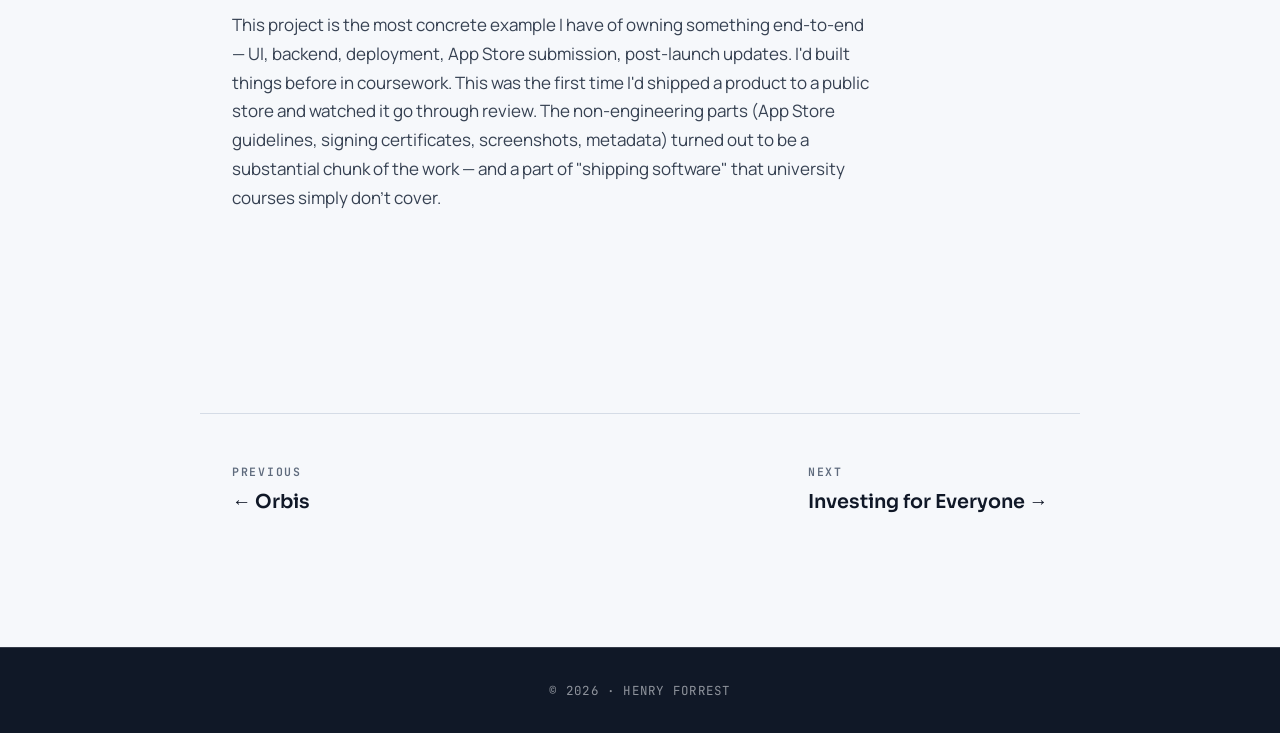
<file: market-brief.html>
<!DOCTYPE html>
<html lang="en">
<head>
  <meta charset="UTF-8" />
  <meta name="viewport" content="width=device-width, initial-scale=1" />
  <title>Market Brief — Case Study · Henry Forrest</title>
  <link rel="preconnect" href="https://fonts.googleapis.com" />
  <link rel="preconnect" href="https://fonts.gstatic.com" crossorigin />
  <link href="https://fonts.googleapis.com/css2?family=Sora:wght@500;600;700&family=Manrope:wght@400;500;600;700&family=JetBrains+Mono:wght@400;500&display=swap" rel="stylesheet" />
  <link rel="stylesheet" href="case.css" />
</head>
<body>

  <nav>
    <div class="nav-inner">
      <a href="index.html" class="nav-name">Henry Forrest</a>
      <a href="index.html#work" class="nav-back">← All Work</a>
    </div>
  </nav>

  <article>
    <div class="case-eyebrow">Case Study · 2026</div>
    <h1>Market Brief — analyst-grade equity metrics, in your <em>pocket</em>.</h1>
    <p class="case-lede">An app that surfaces the metrics serious investors actually care about — Sharpe ratio, max drawdown, P/E — backed by a Python service I built and deployed end-to-end.</p>

    <div class="case-meta">
      <div>
        <div class="case-meta-label">Role</div>
        <div class="case-meta-value">Solo developer</div>
      </div>
      <div>
        <div class="case-meta-label">Stack</div>
        <div class="case-meta-value">Swift, FastAPI, Fly.io</div>
      </div>
      <div>
        <div class="case-meta-label">Status</div>
        <div class="case-meta-value">Live on App Store</div>
      </div>
      <div>
        <div class="case-meta-label">Link</div>
        <div class="case-meta-value"><a href="https://apps.apple.com/us/app/market-brief-investing/id6758671631" target="_blank" rel="noopener">Download →</a></div>
      </div>
    </div>

    <h2>The problem.</h2>
    <p>Most retail investing apps show you a price chart and a market cap. That's fine for casual users, but it leaves out the metrics that actually inform investment decisions — risk-adjusted return, drawdown history, valuation multiples. To get those, retail investors either pay for Bloomberg-tier tooling or stitch together spreadsheets manually.</p>
    <p>I wanted to build something that closed that gap: <strong>a clean, fast iOS app where you type a ticker and immediately see the metrics you'd care about if you actually understood markets</strong>.</p>

    <h2>What it does.</h2>
    <p>Type any ticker. Within a couple of seconds you get the live price, market cap, and P/E ratio you'd expect — alongside the metrics most consumer apps skip:</p>
    <ul>
      <li><strong>Sharpe ratio</strong> — risk-adjusted return, calculated against the risk-free rate</li>
      <li><strong>Maximum drawdown</strong> — the worst peak-to-trough fall over the lookback window</li>
      <li><strong>Volatility measures</strong> — annualised standard deviation of returns</li>
      <li><strong>Annualised return</strong> — compound growth over the lookback window, so tickers are comparable</li>
    </ul>
    <p>Everything renders in a layout designed to be readable on a phone, not a Bloomberg terminal.</p>

    <h2>How it's built.</h2>
    <h3>iOS client (Swift)</h3>
    <p>The mobile app is built natively in Swift. It handles the UI, request orchestration, input validation and connectivity checks, plus a client-side rate limiter so a fast tapper can't hammer the backend. Native rather than cross-platform was a deliberate choice — financial UIs benefit from feeling fast and tight, and Swift gives me direct control over animations, scroll behaviour, and gesture handling.</p>

    <h3>Backend (FastAPI on Fly.io)</h3>
    <p>The backend is a FastAPI service in Python, shipped as a Docker image to Fly.io and redeployed by GitHub Actions on every push to main. When the iOS client requests a ticker, the backend pulls the underlying data from <code>yfinance</code>, computes the derived metrics server-side, and returns a single structured response. Doing the maths on the backend means the iOS app stays simple — it renders, it doesn't compute.</p>

    <h3>Handling failure</h3>
    <p>Live market data calls are not free, and Yahoo's endpoint is flaky under load. Rather than pretend otherwise, the app treats failure as a first-class state:</p>
    <ul>
      <li>Every failure maps to a typed error with a plain-English message — invalid ticker, offline, unknown symbol, rate limited, server error, or a response that wouldn't decode</li>
      <li>A sliding-window rate limiter on the client (ten requests a minute) stops repeated taps from hammering the backend</li>
      <li>Connectivity is monitored, so the request button disables offline and comes back when the connection does</li>
    </ul>

    <p class="pullquote">"The interesting work wasn't writing Swift. It was deciding what computation belonged on the client, what belonged on the server, and how the app should behave when the data source lets it down."</p>

    <h2>What I'd do differently.</h2>
    <p>If I were starting over today, three things would change:</p>
    <ul>
      <li><strong>Move off <code>yfinance</code></strong>. It's free and easy but rate-limited and unofficial. A proper paid data source (IEX Cloud, Polygon) would be more reliable and let me offer intraday granularity.</li>
      <li><strong>Add a proper test suite</strong>. The metric calculations are pure functions — they're crying out to be tested with property-based tests. I'd reach for <code>pytest</code> + <code>hypothesis</code> next time.</li>
      <li><strong>Add a caching layer</strong>. Every request goes straight to Yahoo. A short-TTL cache in front of it would cut latency on repeat queries and take the pressure off an upstream that rate-limits under load.</li>
    </ul>

    <h2>What it taught me.</h2>
    <p>This project is the most concrete example I have of owning something end-to-end — UI, backend, deployment, App Store submission, post-launch updates. I'd built things before in coursework. This was the first time I'd shipped a product to a public store and watched it go through review. The non-engineering parts (App Store guidelines, signing certificates, screenshots, metadata) turned out to be a substantial chunk of the work — and a part of "shipping software" that university courses simply don't cover.</p>
  </article>

  <div class="case-footer">
    <a href="orbis.html" class="case-footer-link">
      <span class="mono">Previous</span>
      ← Orbis
    </a>
    <a href="dissertation.html" class="case-footer-link">
      <span class="mono">Next</span>
      Investing for Everyone →
    </a>
  </div>

  <footer>© 2026 · HENRY FORREST</footer>

</body>
</html>
</file>
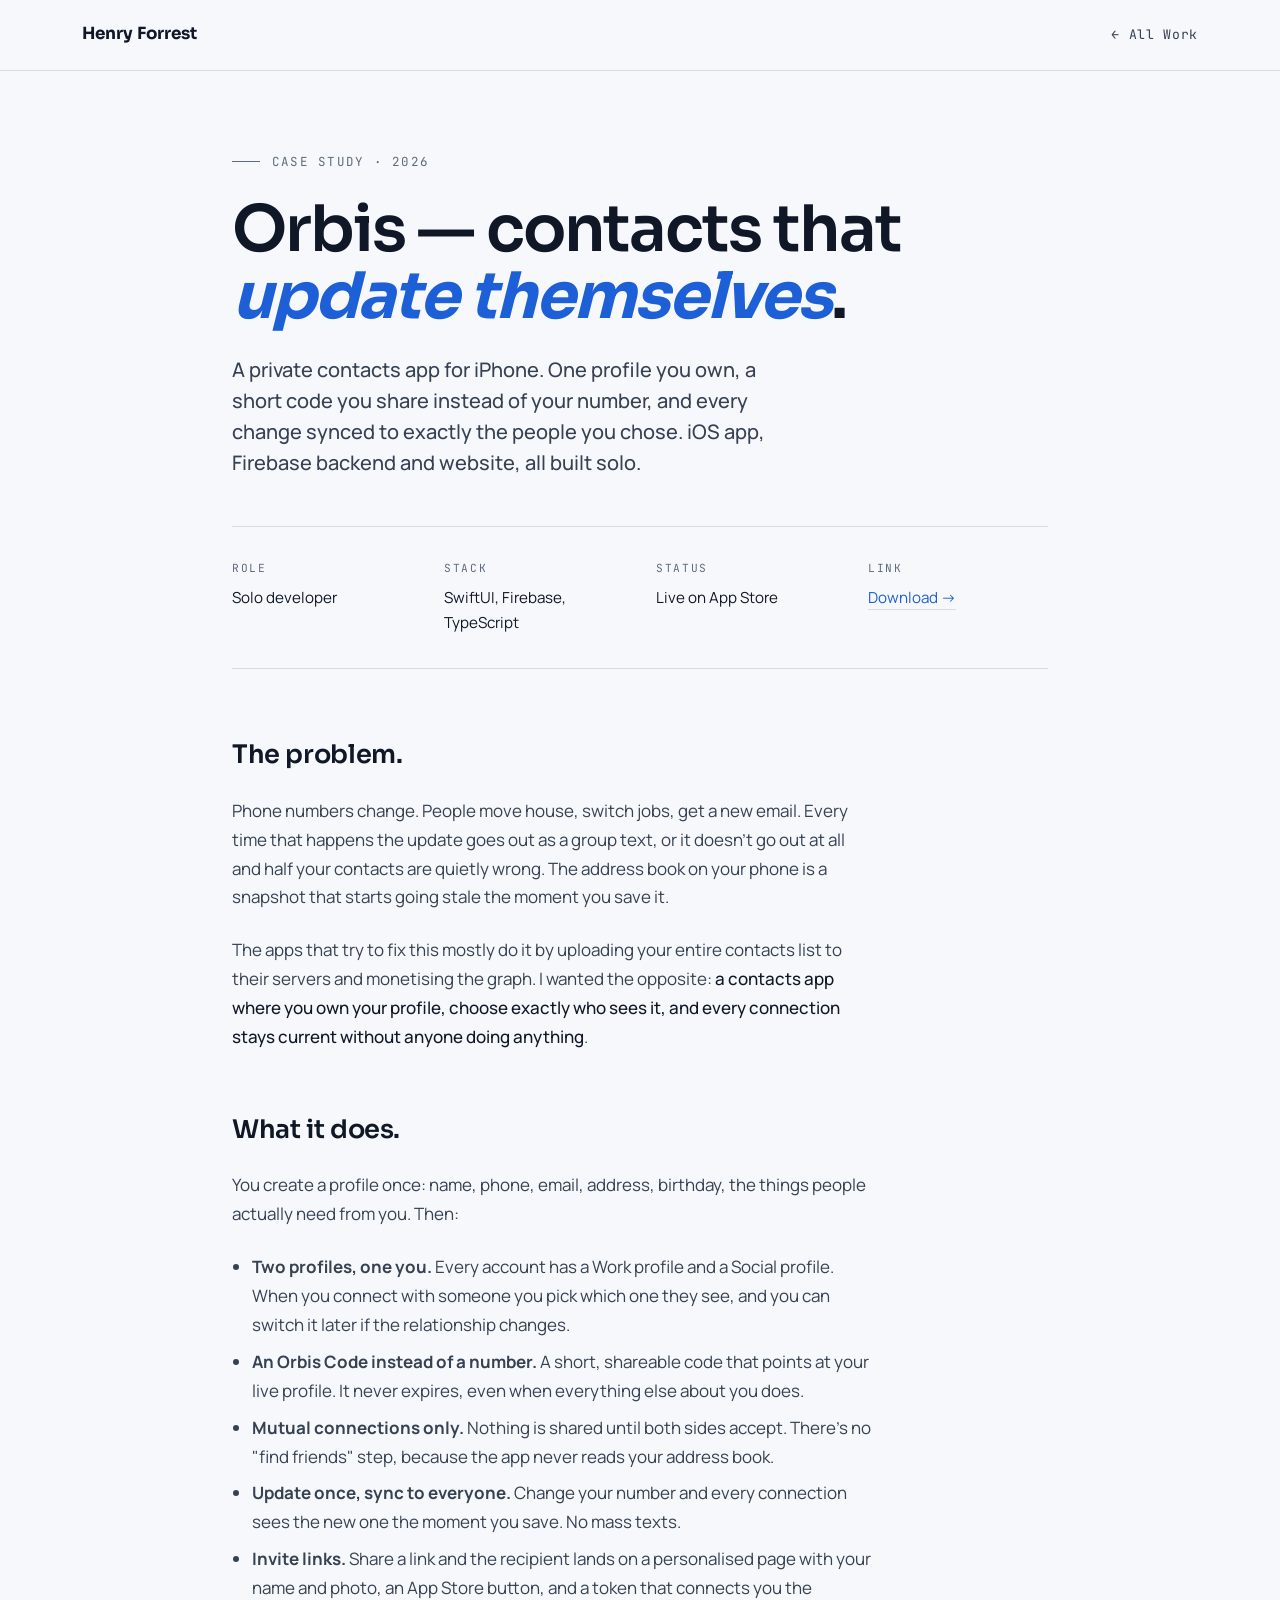
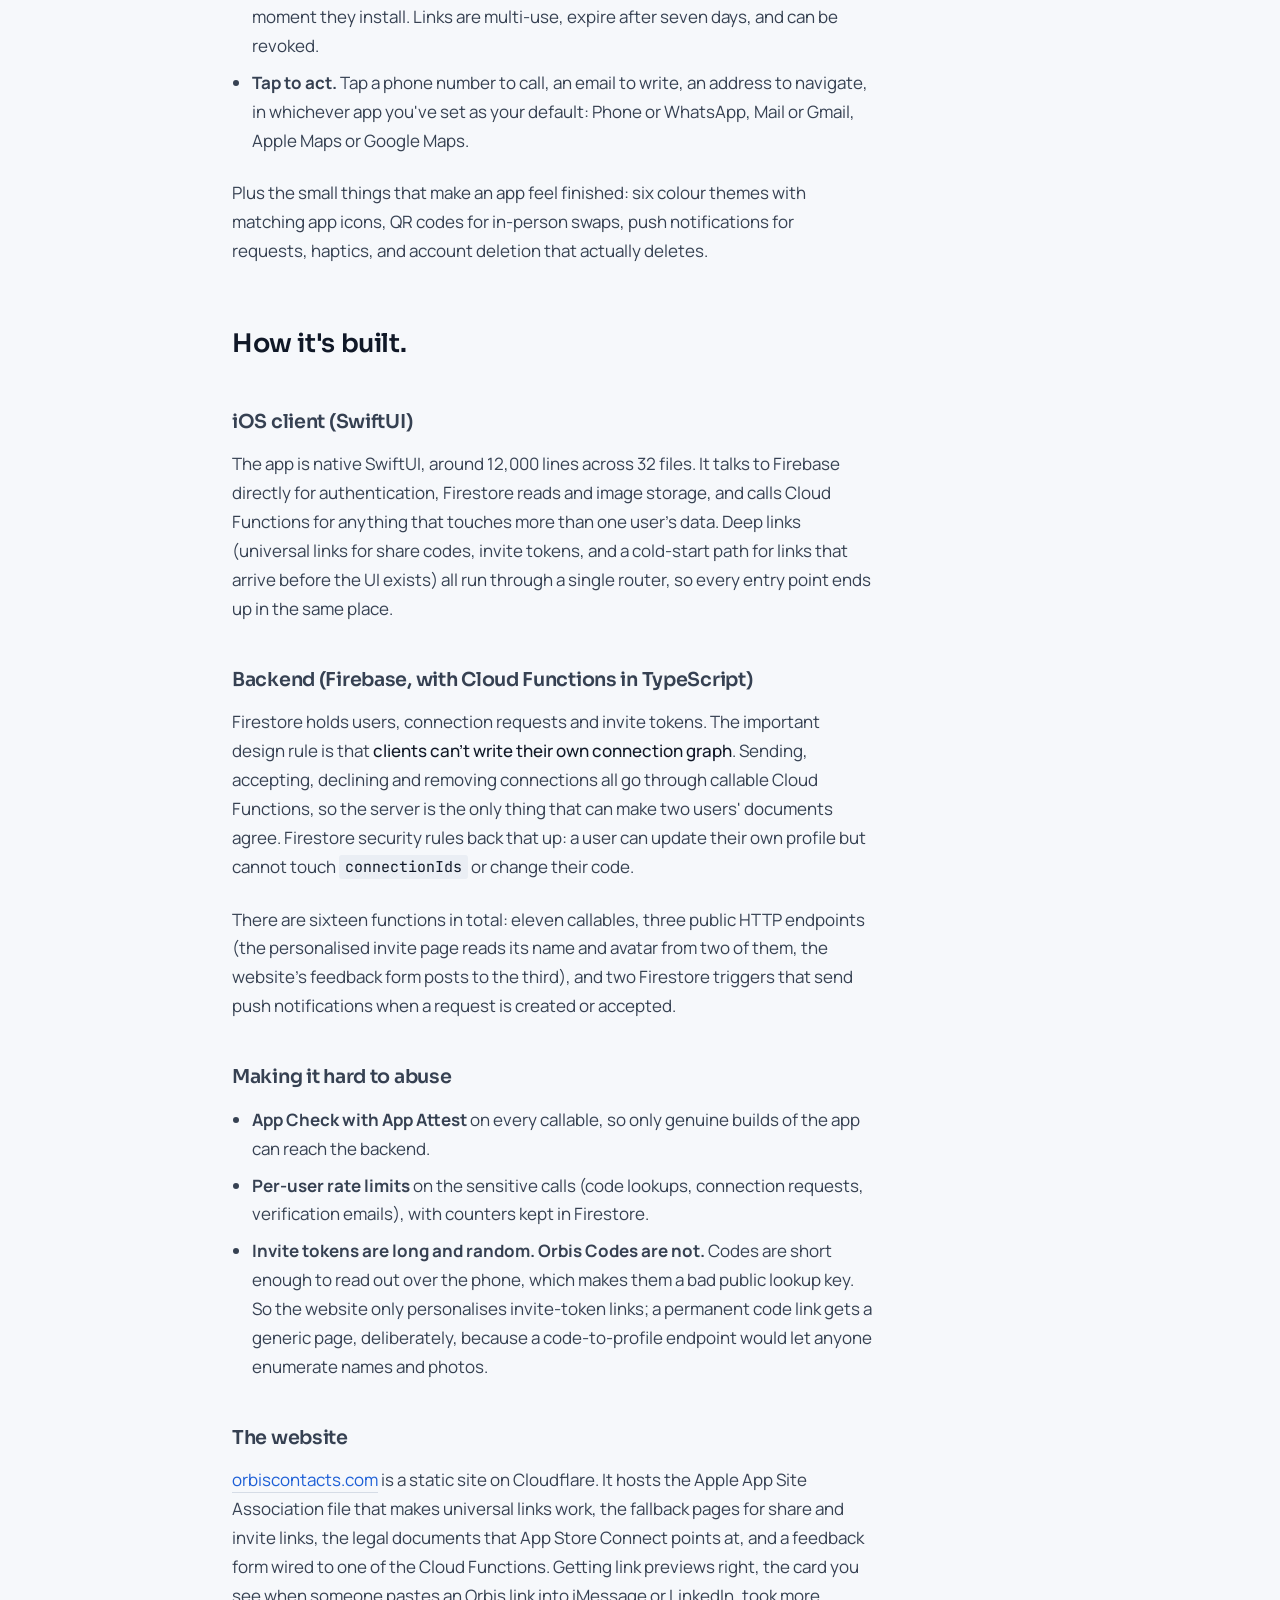
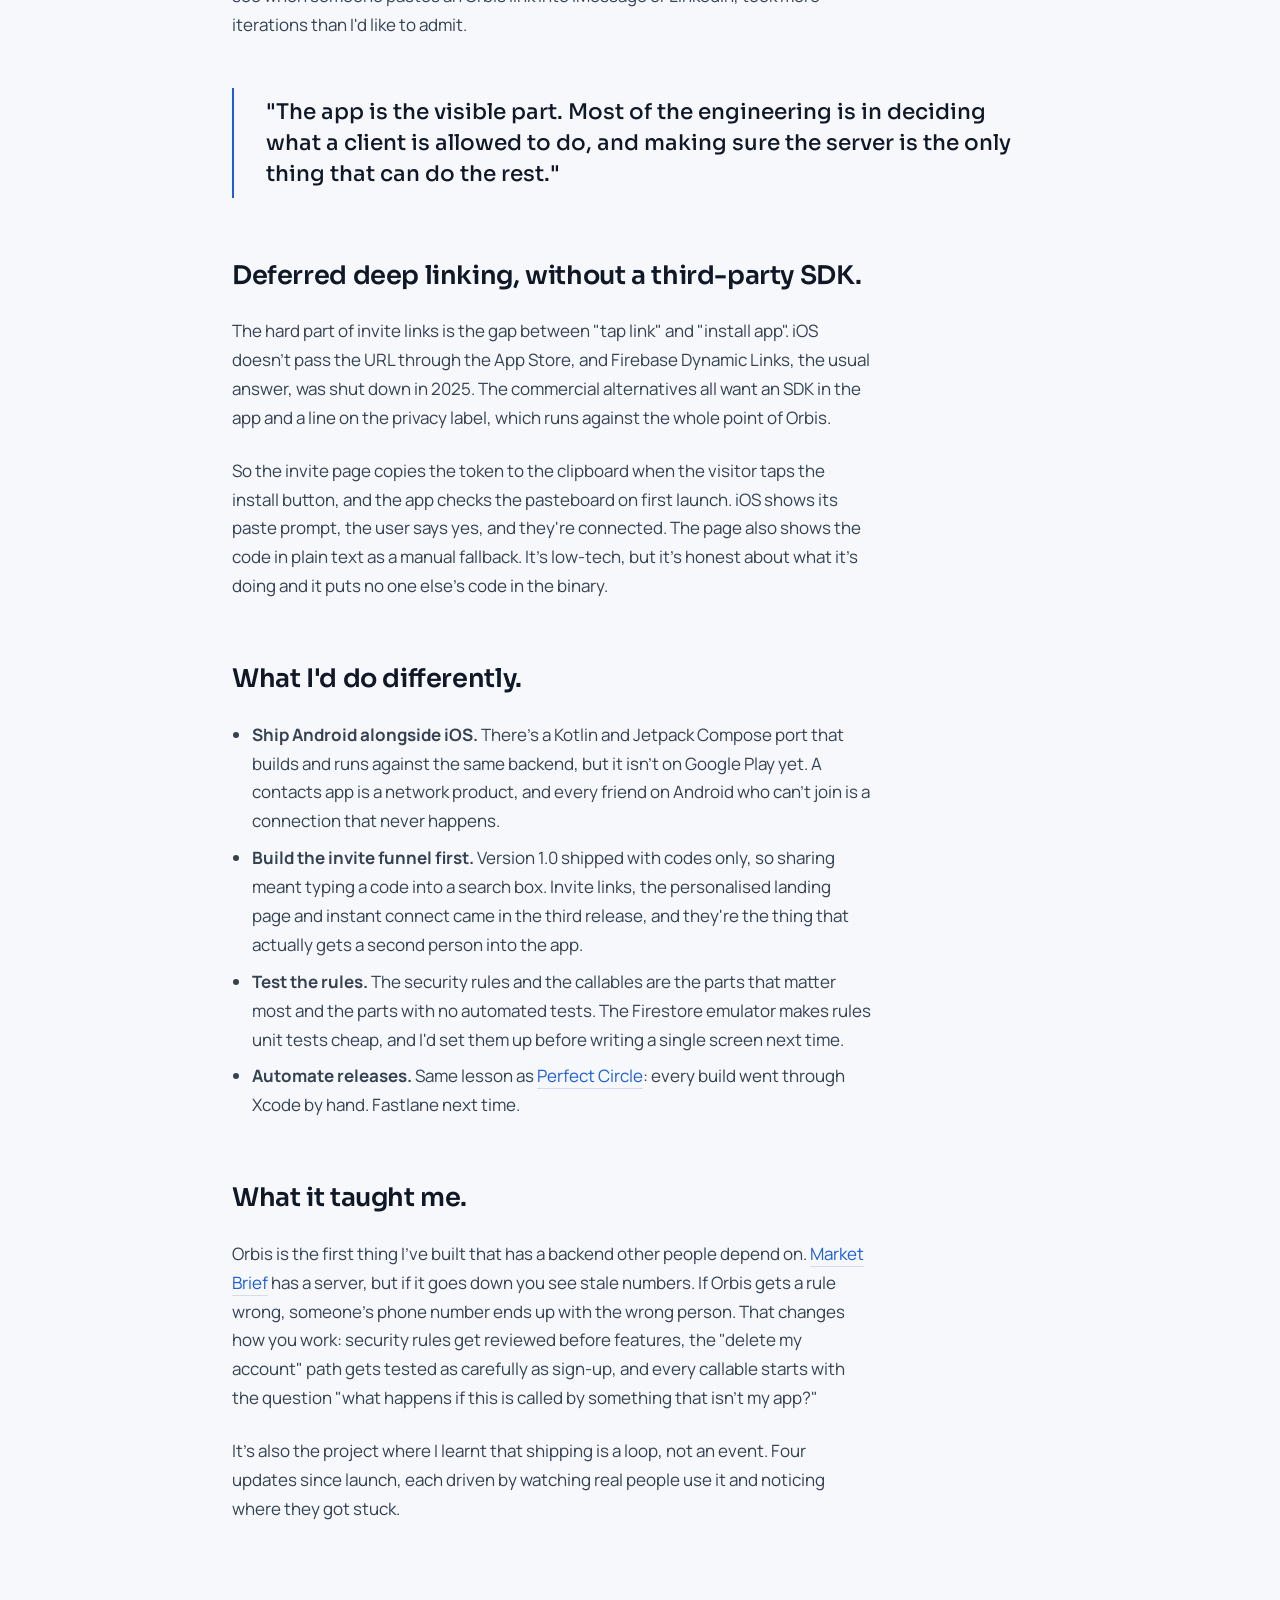
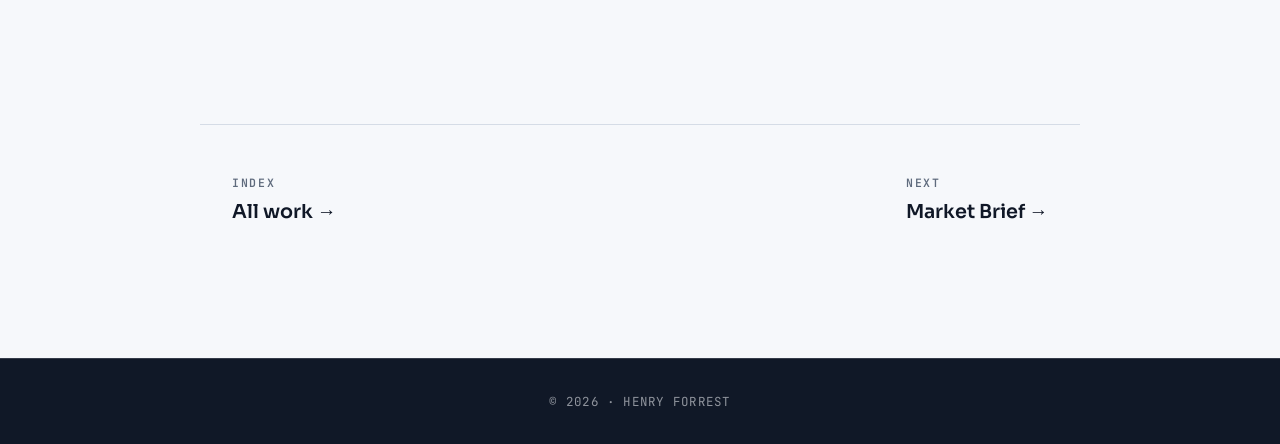
<file: orbis.html>
<!DOCTYPE html>
<html lang="en">
<head>
  <meta charset="UTF-8" />
  <meta name="viewport" content="width=device-width, initial-scale=1" />
  <title>Orbis — Case Study · Henry Forrest</title>
  <link rel="preconnect" href="https://fonts.googleapis.com" />
  <link rel="preconnect" href="https://fonts.gstatic.com" crossorigin />
  <link href="https://fonts.googleapis.com/css2?family=Sora:wght@500;600;700&family=Manrope:wght@400;500;600;700&family=JetBrains+Mono:wght@400;500&display=swap" rel="stylesheet" />
  <link rel="stylesheet" href="case.css" />
</head>
<body>

  <nav>
    <div class="nav-inner">
      <a href="index.html" class="nav-name">Henry Forrest</a>
      <a href="index.html#work" class="nav-back">← All Work</a>
    </div>
  </nav>

  <article>
    <div class="case-eyebrow">Case Study · 2026</div>
    <h1>Orbis — contacts that <em>update themselves</em>.</h1>
    <p class="case-lede">A private contacts app for iPhone. One profile you own, a short code you share instead of your number, and every change synced to exactly the people you chose. iOS app, Firebase backend and website, all built solo.</p>

    <div class="case-meta">
      <div>
        <div class="case-meta-label">Role</div>
        <div class="case-meta-value">Solo developer</div>
      </div>
      <div>
        <div class="case-meta-label">Stack</div>
        <div class="case-meta-value">SwiftUI, Firebase, TypeScript</div>
      </div>
      <div>
        <div class="case-meta-label">Status</div>
        <div class="case-meta-value">Live on App Store</div>
      </div>
      <div>
        <div class="case-meta-label">Link</div>
        <div class="case-meta-value"><a href="https://apps.apple.com/us/app/orbis-contacts/id6762083113" target="_blank" rel="noopener">Download →</a></div>
      </div>
    </div>

    <h2>The problem.</h2>
    <p>Phone numbers change. People move house, switch jobs, get a new email. Every time that happens the update goes out as a group text, or it doesn't go out at all and half your contacts are quietly wrong. The address book on your phone is a snapshot that starts going stale the moment you save it.</p>
    <p>The apps that try to fix this mostly do it by uploading your entire contacts list to their servers and monetising the graph. I wanted the opposite: <strong>a contacts app where you own your profile, choose exactly who sees it, and every connection stays current without anyone doing anything</strong>.</p>

    <h2>What it does.</h2>
    <p>You create a profile once: name, phone, email, address, birthday, the things people actually need from you. Then:</p>
    <ul>
      <li><strong>Two profiles, one you.</strong> Every account has a Work profile and a Social profile. When you connect with someone you pick which one they see, and you can switch it later if the relationship changes.</li>
      <li><strong>An Orbis Code instead of a number.</strong> A short, shareable code that points at your live profile. It never expires, even when everything else about you does.</li>
      <li><strong>Mutual connections only.</strong> Nothing is shared until both sides accept. There's no "find friends" step, because the app never reads your address book.</li>
      <li><strong>Update once, sync to everyone.</strong> Change your number and every connection sees the new one the moment you save. No mass texts.</li>
      <li><strong>Invite links.</strong> Share a link and the recipient lands on a personalised page with your name and photo, an App Store button, and a token that connects you the moment they install. Links are multi-use, expire after seven days, and can be revoked.</li>
      <li><strong>Tap to act.</strong> Tap a phone number to call, an email to write, an address to navigate, in whichever app you've set as your default: Phone or WhatsApp, Mail or Gmail, Apple Maps or Google Maps.</li>
    </ul>
    <p>Plus the small things that make an app feel finished: six colour themes with matching app icons, QR codes for in-person swaps, push notifications for requests, haptics, and account deletion that actually deletes.</p>

    <h2>How it's built.</h2>
    <h3>iOS client (SwiftUI)</h3>
    <p>The app is native SwiftUI, around 12,000 lines across 32 files. It talks to Firebase directly for authentication, Firestore reads and image storage, and calls Cloud Functions for anything that touches more than one user's data. Deep links (universal links for share codes, invite tokens, and a cold-start path for links that arrive before the UI exists) all run through a single router, so every entry point ends up in the same place.</p>

    <h3>Backend (Firebase, with Cloud Functions in TypeScript)</h3>
    <p>Firestore holds users, connection requests and invite tokens. The important design rule is that <strong>clients can't write their own connection graph</strong>. Sending, accepting, declining and removing connections all go through callable Cloud Functions, so the server is the only thing that can make two users' documents agree. Firestore security rules back that up: a user can update their own profile but cannot touch <code>connectionIds</code> or change their code.</p>
    <p>There are sixteen functions in total: eleven callables, three public HTTP endpoints (the personalised invite page reads its name and avatar from two of them, the website's feedback form posts to the third), and two Firestore triggers that send push notifications when a request is created or accepted.</p>

    <h3>Making it hard to abuse</h3>
    <ul>
      <li><strong>App Check with App Attest</strong> on every callable, so only genuine builds of the app can reach the backend.</li>
      <li><strong>Per-user rate limits</strong> on the sensitive calls (code lookups, connection requests, verification emails), with counters kept in Firestore.</li>
      <li><strong>Invite tokens are long and random. Orbis Codes are not.</strong> Codes are short enough to read out over the phone, which makes them a bad public lookup key. So the website only personalises invite-token links; a permanent code link gets a generic page, deliberately, because a code-to-profile endpoint would let anyone enumerate names and photos.</li>
    </ul>

    <h3>The website</h3>
    <p><a href="https://orbiscontacts.com" target="_blank" rel="noopener">orbiscontacts.com</a> is a static site on Cloudflare. It hosts the Apple App Site Association file that makes universal links work, the fallback pages for share and invite links, the legal documents that App Store Connect points at, and a feedback form wired to one of the Cloud Functions. Getting link previews right, the card you see when someone pastes an Orbis link into iMessage or LinkedIn, took more iterations than I'd like to admit.</p>

    <p class="pullquote">"The app is the visible part. Most of the engineering is in deciding what a client is allowed to do, and making sure the server is the only thing that can do the rest."</p>

    <h2>Deferred deep linking, without a third-party SDK.</h2>
    <p>The hard part of invite links is the gap between "tap link" and "install app". iOS doesn't pass the URL through the App Store, and Firebase Dynamic Links, the usual answer, was shut down in 2025. The commercial alternatives all want an SDK in the app and a line on the privacy label, which runs against the whole point of Orbis.</p>
    <p>So the invite page copies the token to the clipboard when the visitor taps the install button, and the app checks the pasteboard on first launch. iOS shows its paste prompt, the user says yes, and they're connected. The page also shows the code in plain text as a manual fallback. It's low-tech, but it's honest about what it's doing and it puts no one else's code in the binary.</p>

    <h2>What I'd do differently.</h2>
    <ul>
      <li><strong>Ship Android alongside iOS.</strong> There's a Kotlin and Jetpack Compose port that builds and runs against the same backend, but it isn't on Google Play yet. A contacts app is a network product, and every friend on Android who can't join is a connection that never happens.</li>
      <li><strong>Build the invite funnel first.</strong> Version 1.0 shipped with codes only, so sharing meant typing a code into a search box. Invite links, the personalised landing page and instant connect came in the third release, and they're the thing that actually gets a second person into the app.</li>
      <li><strong>Test the rules.</strong> The security rules and the callables are the parts that matter most and the parts with no automated tests. The Firestore emulator makes rules unit tests cheap, and I'd set them up before writing a single screen next time.</li>
      <li><strong>Automate releases.</strong> Same lesson as <a href="perfect-circle.html">Perfect Circle</a>: every build went through Xcode by hand. Fastlane next time.</li>
    </ul>

    <h2>What it taught me.</h2>
    <p>Orbis is the first thing I've built that has a backend other people depend on. <a href="market-brief.html">Market Brief</a> has a server, but if it goes down you see stale numbers. If Orbis gets a rule wrong, someone's phone number ends up with the wrong person. That changes how you work: security rules get reviewed before features, the "delete my account" path gets tested as carefully as sign-up, and every callable starts with the question "what happens if this is called by something that isn't my app?"</p>
    <p>It's also the project where I learnt that shipping is a loop, not an event. Four updates since launch, each driven by watching real people use it and noticing where they got stuck.</p>
  </article>

  <div class="case-footer">
    <a href="index.html#work" class="case-footer-link">
      <span class="mono">Index</span>
      All work →
    </a>
    <a href="market-brief.html" class="case-footer-link">
      <span class="mono">Next</span>
      Market Brief →
    </a>
  </div>

  <footer>© 2026 · HENRY FORREST</footer>

</body>
</html>
</file>
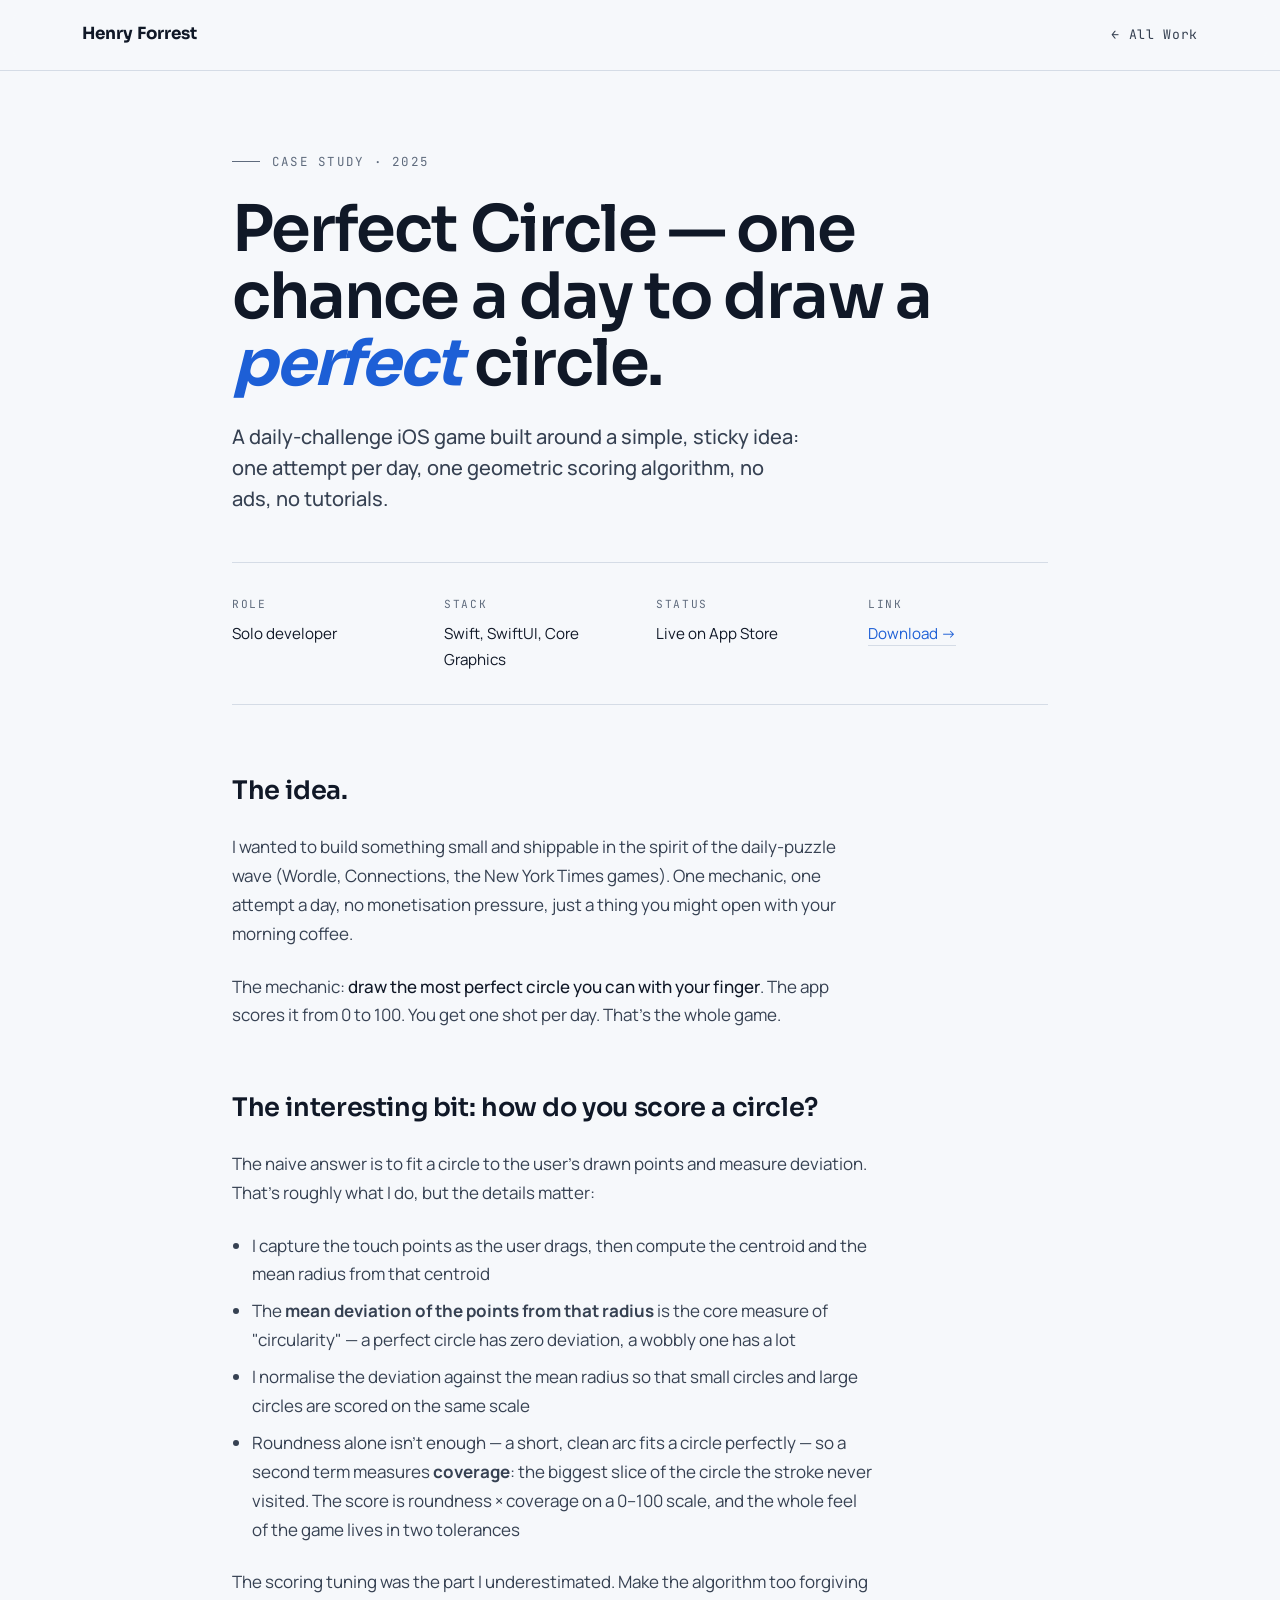
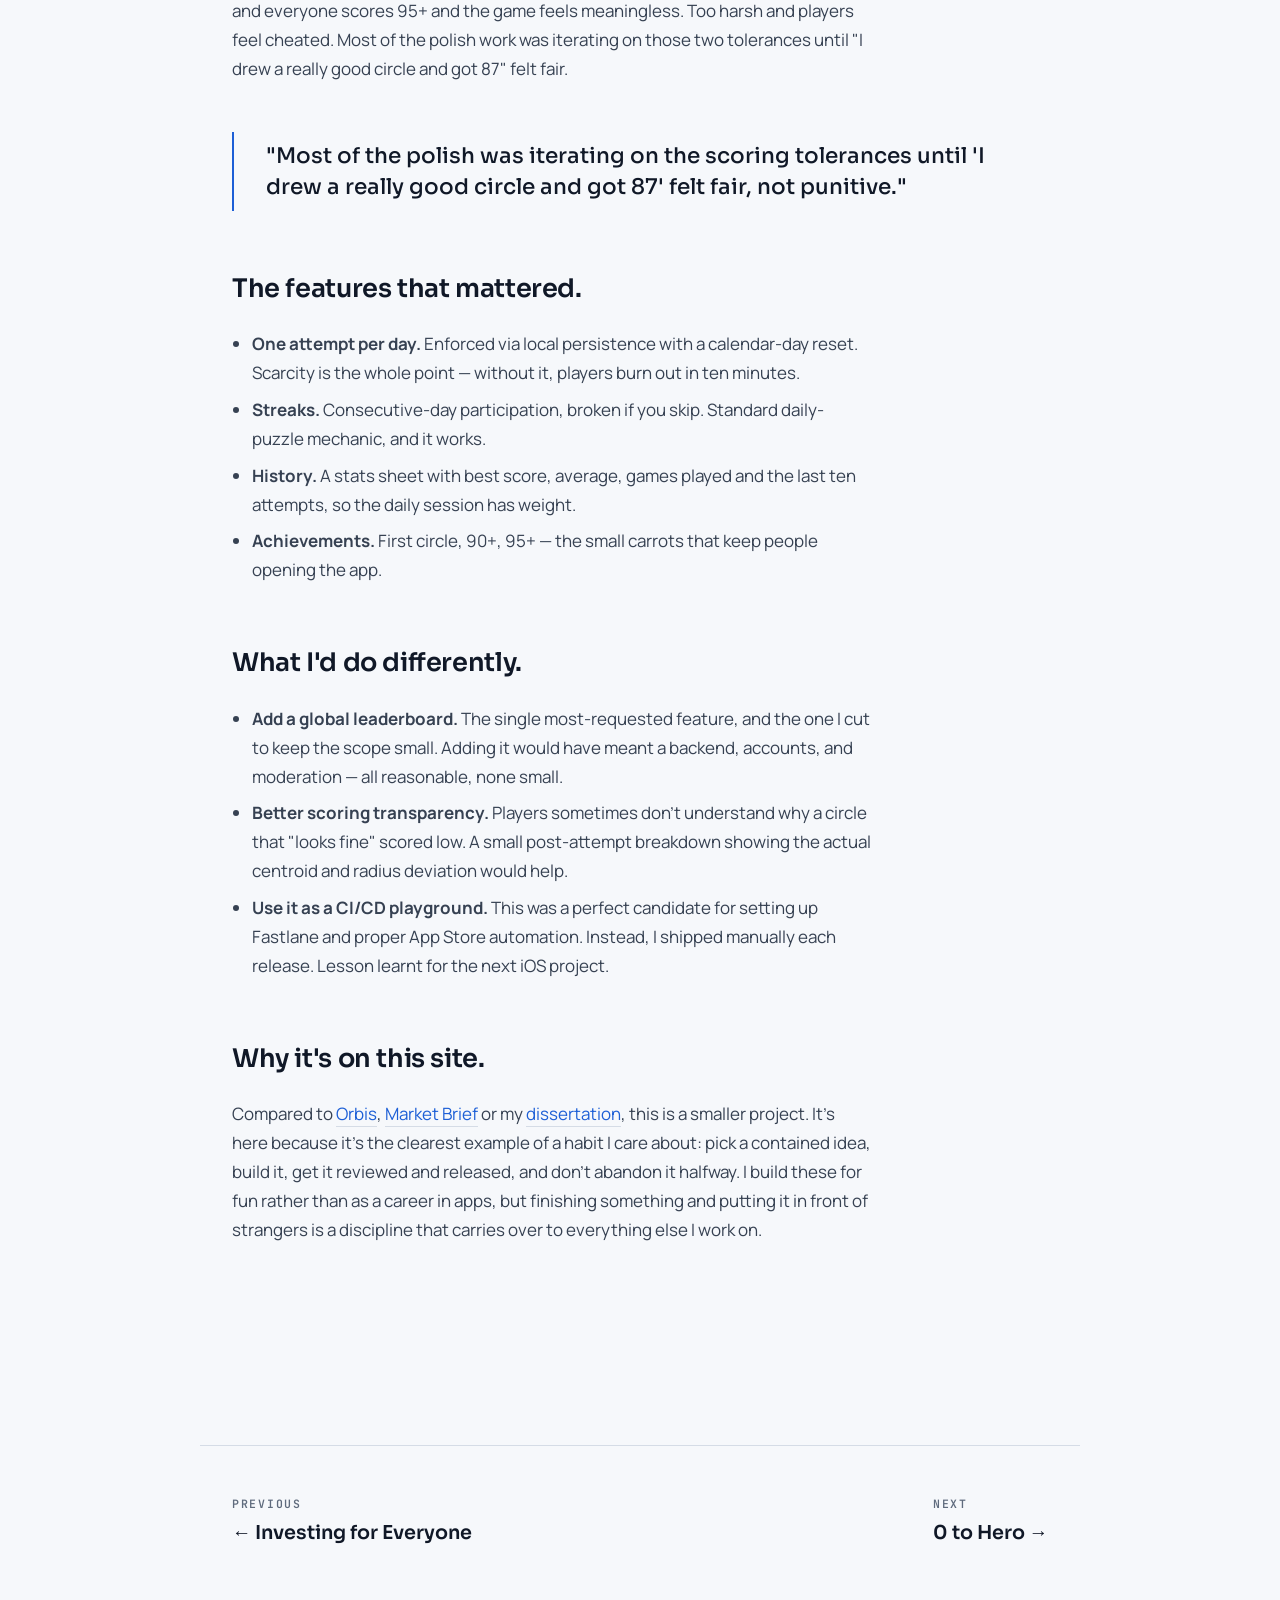
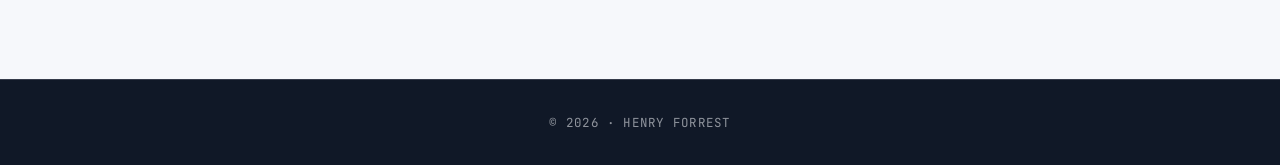
<file: perfect-circle.html>
<!DOCTYPE html>
<html lang="en">
<head>
  <meta charset="UTF-8" />
  <meta name="viewport" content="width=device-width, initial-scale=1" />
  <title>Perfect Circle — Case Study · Henry Forrest</title>
  <link rel="preconnect" href="https://fonts.googleapis.com" />
  <link rel="preconnect" href="https://fonts.gstatic.com" crossorigin />
  <link href="https://fonts.googleapis.com/css2?family=Sora:wght@500;600;700&family=Manrope:wght@400;500;600;700&family=JetBrains+Mono:wght@400;500&display=swap" rel="stylesheet" />
  <link rel="stylesheet" href="case.css" />
</head>
<body>

  <nav>
    <div class="nav-inner">
      <a href="index.html" class="nav-name">Henry Forrest</a>
      <a href="index.html#work" class="nav-back">← All Work</a>
    </div>
  </nav>

  <article>
    <div class="case-eyebrow">Case Study · 2025</div>
    <h1>Perfect Circle — one chance a day to draw a <em>perfect</em> circle.</h1>
    <p class="case-lede">A daily-challenge iOS game built around a simple, sticky idea: one attempt per day, one geometric scoring algorithm, no ads, no tutorials.</p>

    <div class="case-meta">
      <div>
        <div class="case-meta-label">Role</div>
        <div class="case-meta-value">Solo developer</div>
      </div>
      <div>
        <div class="case-meta-label">Stack</div>
        <div class="case-meta-value">Swift, SwiftUI, Core Graphics</div>
      </div>
      <div>
        <div class="case-meta-label">Status</div>
        <div class="case-meta-value">Live on App Store</div>
      </div>
      <div>
        <div class="case-meta-label">Link</div>
        <div class="case-meta-value"><a href="https://apps.apple.com/us/app/perfect-circle-challenge/id6759292093" target="_blank" rel="noopener">Download →</a></div>
      </div>
    </div>

    <h2>The idea.</h2>
    <p>I wanted to build something small and shippable in the spirit of the daily-puzzle wave (Wordle, Connections, the New York Times games). One mechanic, one attempt a day, no monetisation pressure, just a thing you might open with your morning coffee.</p>
    <p>The mechanic: <strong>draw the most perfect circle you can with your finger</strong>. The app scores it from 0 to 100. You get one shot per day. That's the whole game.</p>

    <h2>The interesting bit: how do you score a circle?</h2>
    <p>The naive answer is to fit a circle to the user's drawn points and measure deviation. That's roughly what I do, but the details matter:</p>
    <ul>
      <li>I capture the touch points as the user drags, then compute the centroid and the mean radius from that centroid</li>
      <li>The <strong>mean deviation of the points from that radius</strong> is the core measure of "circularity" — a perfect circle has zero deviation, a wobbly one has a lot</li>
      <li>I normalise the deviation against the mean radius so that small circles and large circles are scored on the same scale</li>
      <li>Roundness alone isn't enough — a short, clean arc fits a circle perfectly — so a second term measures <strong>coverage</strong>: the biggest slice of the circle the stroke never visited. The score is roundness × coverage on a 0–100 scale, and the whole feel of the game lives in two tolerances</li>
    </ul>
    <p>The scoring tuning was the part I underestimated. Make the algorithm too forgiving and everyone scores 95+ and the game feels meaningless. Too harsh and players feel cheated. Most of the polish work was iterating on those two tolerances until "I drew a really good circle and got 87" felt fair.</p>

    <p class="pullquote">"Most of the polish was iterating on the scoring tolerances until 'I drew a really good circle and got 87' felt fair, not punitive."</p>

    <h2>The features that mattered.</h2>
    <ul>
      <li><strong>One attempt per day.</strong> Enforced via local persistence with a calendar-day reset. Scarcity is the whole point — without it, players burn out in ten minutes.</li>
      <li><strong>Streaks.</strong> Consecutive-day participation, broken if you skip. Standard daily-puzzle mechanic, and it works.</li>
      <li><strong>History.</strong> A stats sheet with best score, average, games played and the last ten attempts, so the daily session has weight.</li>
      <li><strong>Achievements.</strong> First circle, 90+, 95+ — the small carrots that keep people opening the app.</li>
    </ul>

    <h2>What I'd do differently.</h2>
    <ul>
      <li><strong>Add a global leaderboard.</strong> The single most-requested feature, and the one I cut to keep the scope small. Adding it would have meant a backend, accounts, and moderation — all reasonable, none small.</li>
      <li><strong>Better scoring transparency.</strong> Players sometimes don't understand why a circle that "looks fine" scored low. A small post-attempt breakdown showing the actual centroid and radius deviation would help.</li>
      <li><strong>Use it as a CI/CD playground.</strong> This was a perfect candidate for setting up Fastlane and proper App Store automation. Instead, I shipped manually each release. Lesson learnt for the next iOS project.</li>
    </ul>

    <h2>Why it's on this site.</h2>
    <p>Compared to <a href="orbis.html">Orbis</a>, <a href="market-brief.html">Market Brief</a> or my <a href="dissertation.html">dissertation</a>, this is a smaller project. It's here because it's the clearest example of a habit I care about: pick a contained idea, build it, get it reviewed and released, and don't abandon it halfway. I build these for fun rather than as a career in apps, but finishing something and putting it in front of strangers is a discipline that carries over to everything else I work on.</p>
  </article>

  <div class="case-footer">
    <a href="dissertation.html" class="case-footer-link">
      <span class="mono">Previous</span>
      ← Investing for Everyone
    </a>
    <a href="zero-to-hero.html" class="case-footer-link">
      <span class="mono">Next</span>
      0 to Hero →
    </a>
  </div>

  <footer>© 2026 · HENRY FORREST</footer>

</body>
</html>
</file>
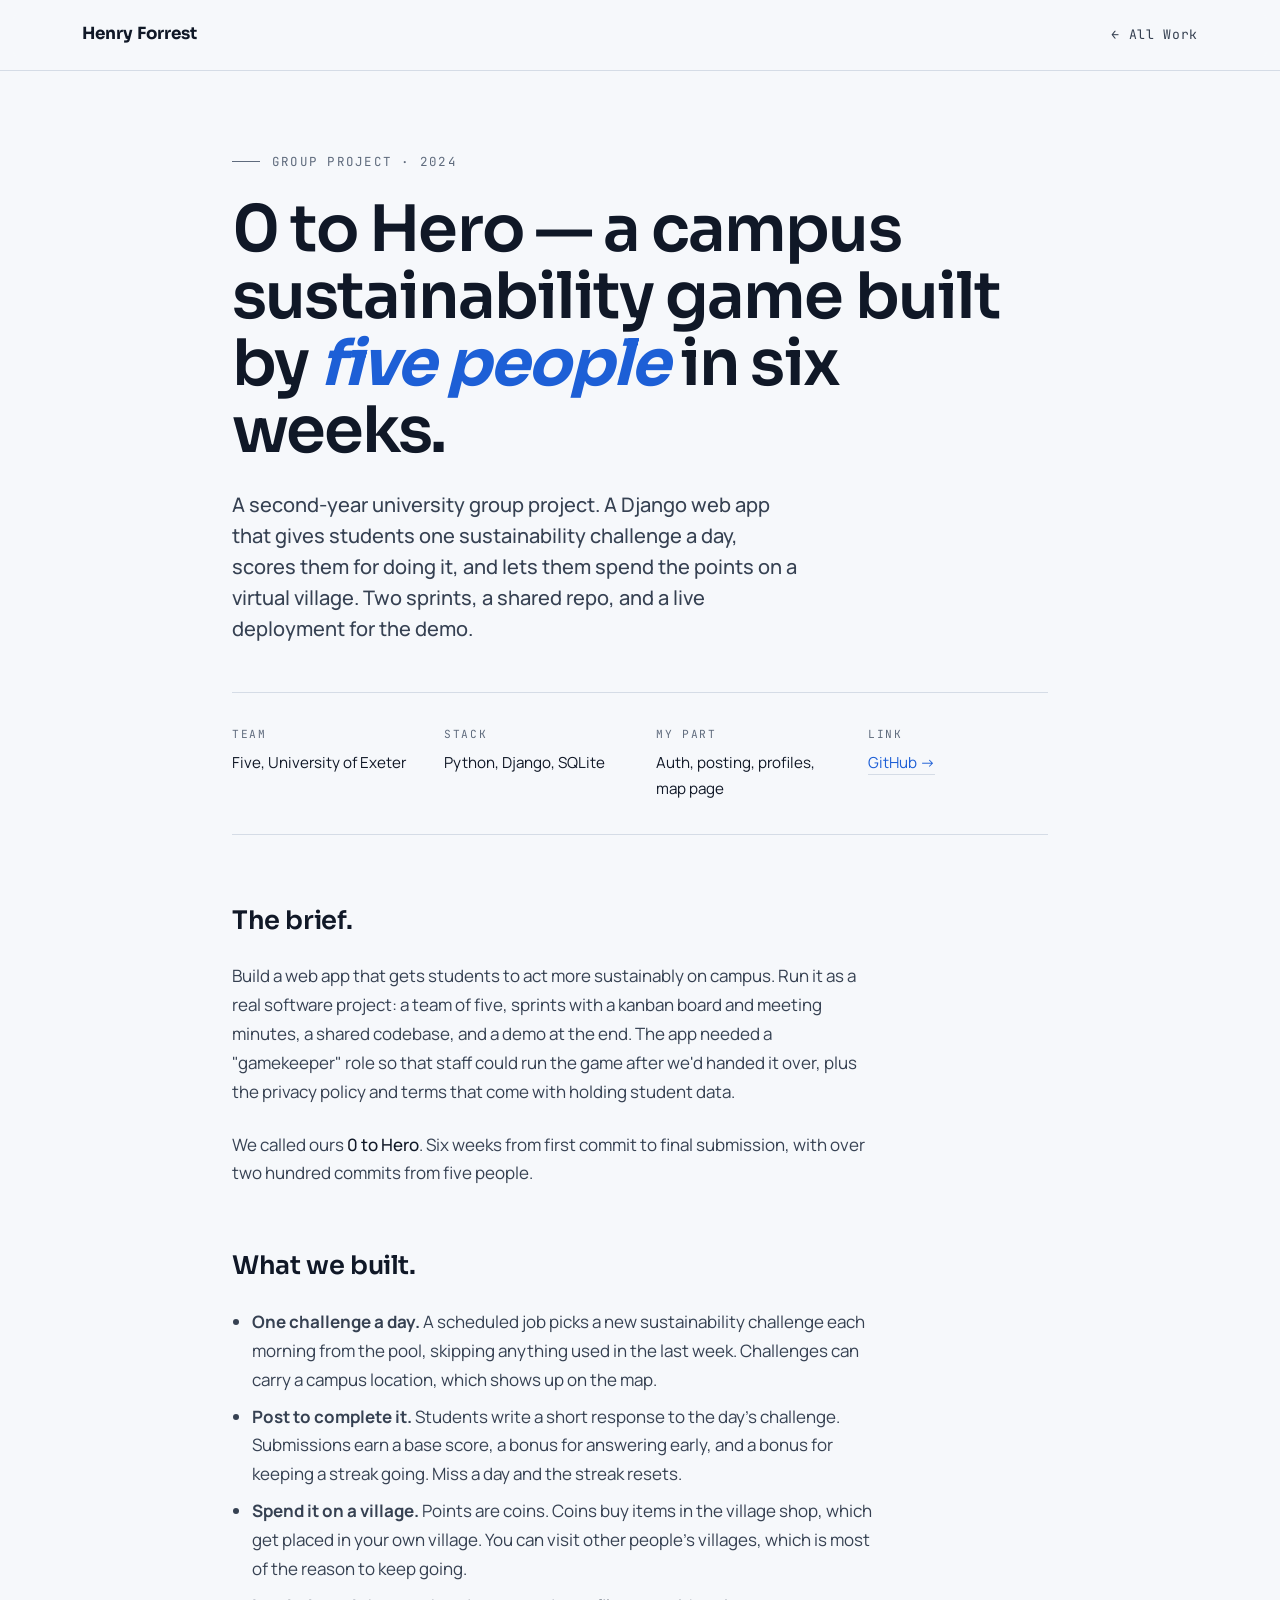
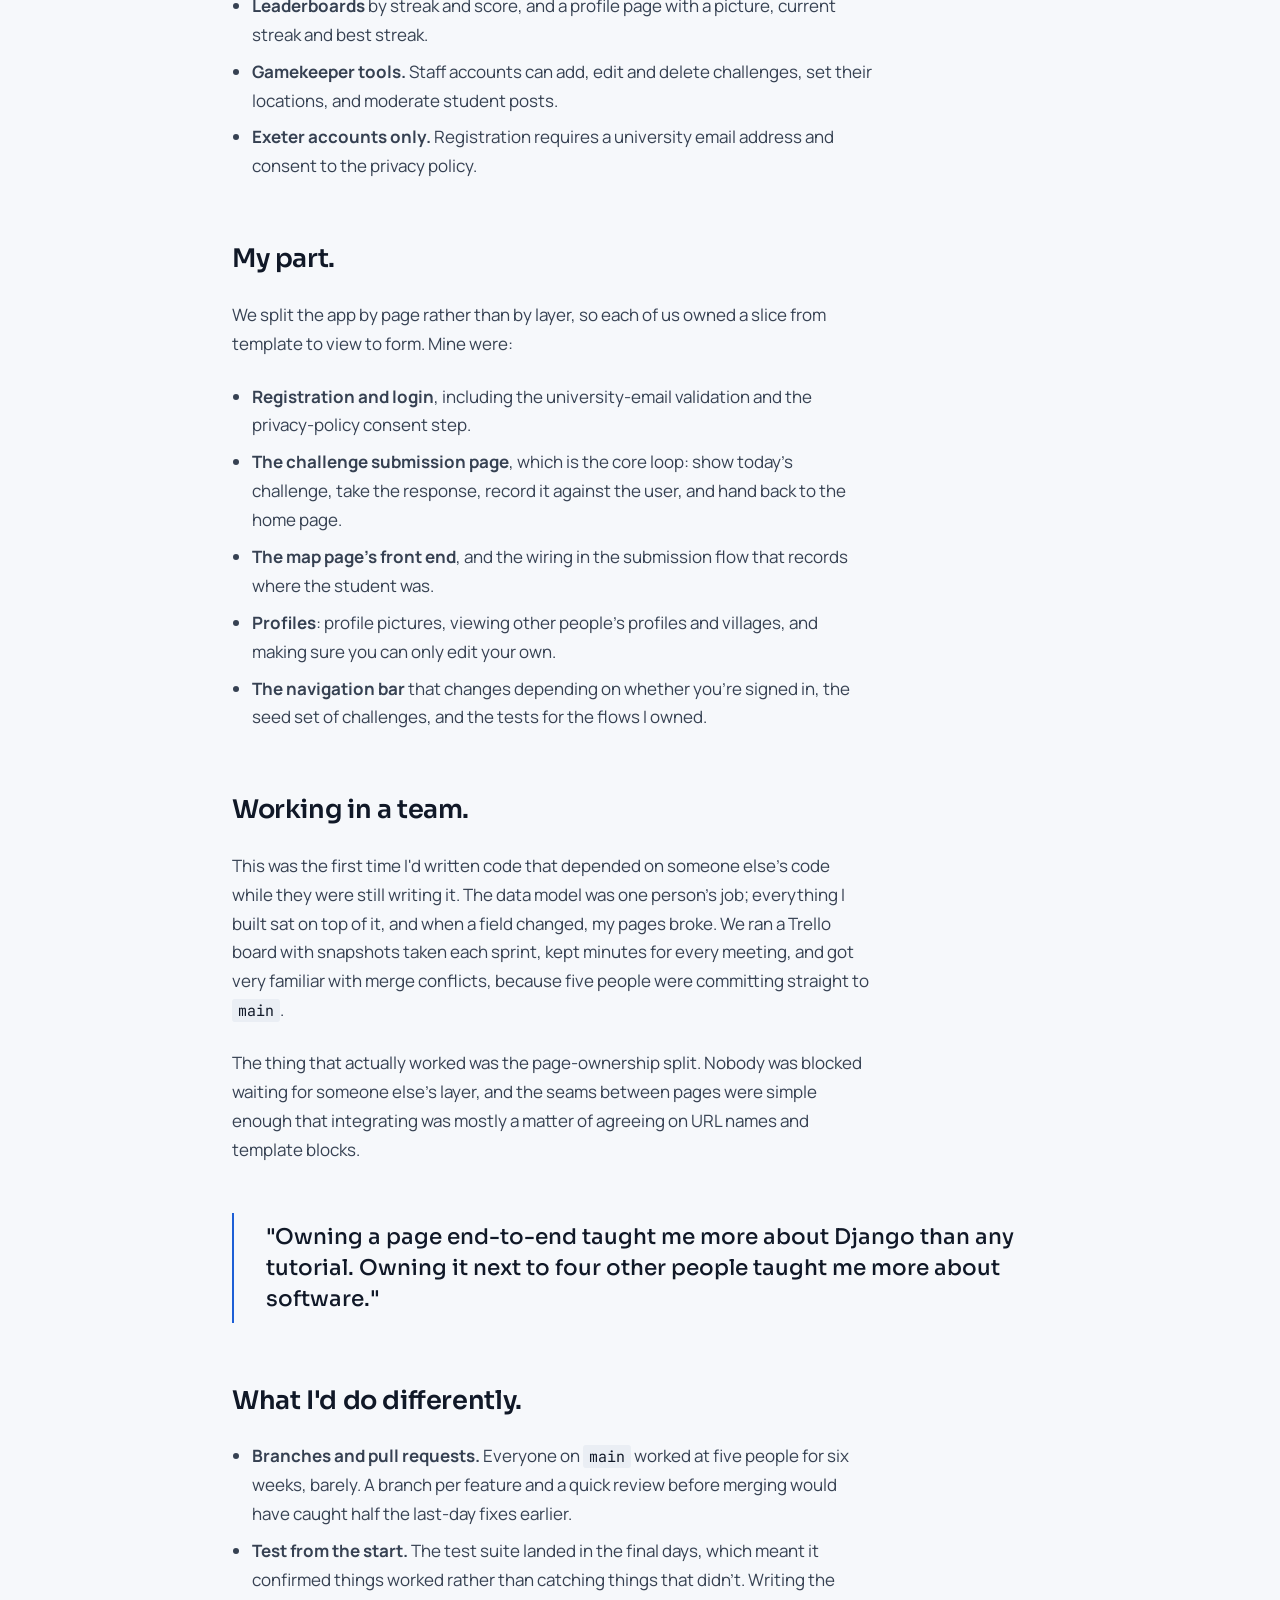
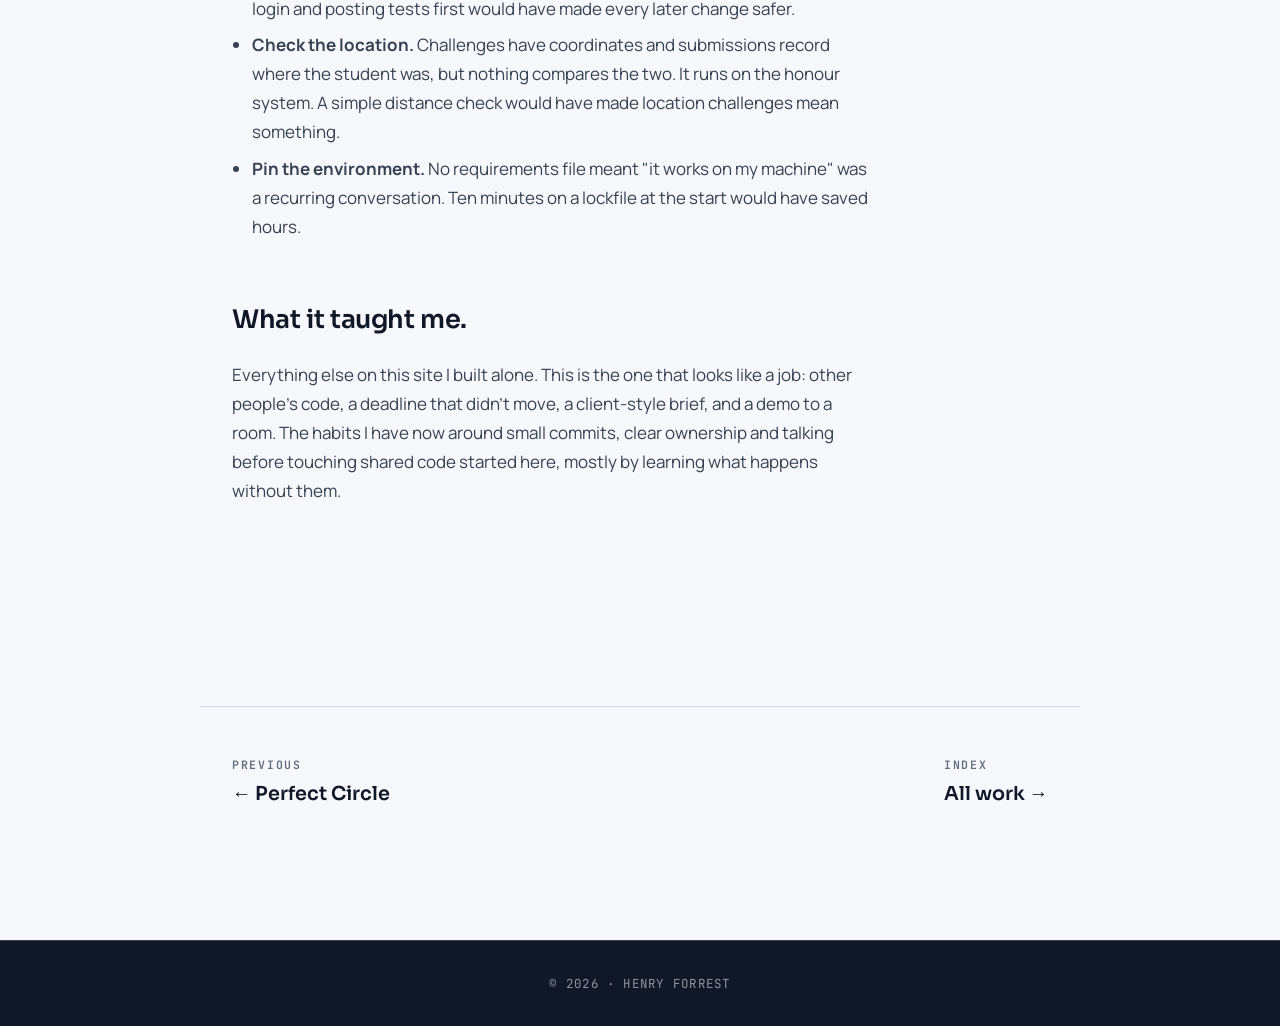
<file: zero-to-hero.html>
<!DOCTYPE html>
<html lang="en">
<head>
  <meta charset="UTF-8" />
  <meta name="viewport" content="width=device-width, initial-scale=1" />
  <title>0 to Hero — Case Study · Henry Forrest</title>
  <link rel="preconnect" href="https://fonts.googleapis.com" />
  <link rel="preconnect" href="https://fonts.gstatic.com" crossorigin />
  <link href="https://fonts.googleapis.com/css2?family=Sora:wght@500;600;700&family=Manrope:wght@400;500;600;700&family=JetBrains+Mono:wght@400;500&display=swap" rel="stylesheet" />
  <link rel="stylesheet" href="case.css" />
</head>
<body>

  <nav>
    <div class="nav-inner">
      <a href="index.html" class="nav-name">Henry Forrest</a>
      <a href="index.html#work" class="nav-back">← All Work</a>
    </div>
  </nav>

  <article>
    <div class="case-eyebrow">Group Project · 2024</div>
    <h1>0 to Hero — a campus sustainability game built by <em>five people</em> in six weeks.</h1>
    <p class="case-lede">A second-year university group project. A Django web app that gives students one sustainability challenge a day, scores them for doing it, and lets them spend the points on a virtual village. Two sprints, a shared repo, and a live deployment for the demo.</p>

    <div class="case-meta">
      <div>
        <div class="case-meta-label">Team</div>
        <div class="case-meta-value">Five, University of Exeter</div>
      </div>
      <div>
        <div class="case-meta-label">Stack</div>
        <div class="case-meta-value">Python, Django, SQLite</div>
      </div>
      <div>
        <div class="case-meta-label">My part</div>
        <div class="case-meta-value">Auth, posting, profiles, map page</div>
      </div>
      <div>
        <div class="case-meta-label">Link</div>
        <div class="case-meta-value"><a href="https://github.com/Robert-Lucas7/ECM2434_Group_Software_Project" target="_blank" rel="noopener">GitHub →</a></div>
      </div>
    </div>

    <h2>The brief.</h2>
    <p>Build a web app that gets students to act more sustainably on campus. Run it as a real software project: a team of five, sprints with a kanban board and meeting minutes, a shared codebase, and a demo at the end. The app needed a "gamekeeper" role so that staff could run the game after we'd handed it over, plus the privacy policy and terms that come with holding student data.</p>
    <p>We called ours <strong>0 to Hero</strong>. Six weeks from first commit to final submission, with over two hundred commits from five people.</p>

    <h2>What we built.</h2>
    <ul>
      <li><strong>One challenge a day.</strong> A scheduled job picks a new sustainability challenge each morning from the pool, skipping anything used in the last week. Challenges can carry a campus location, which shows up on the map.</li>
      <li><strong>Post to complete it.</strong> Students write a short response to the day's challenge. Submissions earn a base score, a bonus for answering early, and a bonus for keeping a streak going. Miss a day and the streak resets.</li>
      <li><strong>Spend it on a village.</strong> Points are coins. Coins buy items in the village shop, which get placed in your own village. You can visit other people's villages, which is most of the reason to keep going.</li>
      <li><strong>Leaderboards</strong> by streak and score, and a profile page with a picture, current streak and best streak.</li>
      <li><strong>Gamekeeper tools.</strong> Staff accounts can add, edit and delete challenges, set their locations, and moderate student posts.</li>
      <li><strong>Exeter accounts only.</strong> Registration requires a university email address and consent to the privacy policy.</li>
    </ul>

    <h2>My part.</h2>
    <p>We split the app by page rather than by layer, so each of us owned a slice from template to view to form. Mine were:</p>
    <ul>
      <li><strong>Registration and login</strong>, including the university-email validation and the privacy-policy consent step.</li>
      <li><strong>The challenge submission page</strong>, which is the core loop: show today's challenge, take the response, record it against the user, and hand back to the home page.</li>
      <li><strong>The map page's front end</strong>, and the wiring in the submission flow that records where the student was.</li>
      <li><strong>Profiles</strong>: profile pictures, viewing other people's profiles and villages, and making sure you can only edit your own.</li>
      <li><strong>The navigation bar</strong> that changes depending on whether you're signed in, the seed set of challenges, and the tests for the flows I owned.</li>
    </ul>

    <h2>Working in a team.</h2>
    <p>This was the first time I'd written code that depended on someone else's code while they were still writing it. The data model was one person's job; everything I built sat on top of it, and when a field changed, my pages broke. We ran a Trello board with snapshots taken each sprint, kept minutes for every meeting, and got very familiar with merge conflicts, because five people were committing straight to <code>main</code>.</p>
    <p>The thing that actually worked was the page-ownership split. Nobody was blocked waiting for someone else's layer, and the seams between pages were simple enough that integrating was mostly a matter of agreeing on URL names and template blocks.</p>

    <p class="pullquote">"Owning a page end-to-end taught me more about Django than any tutorial. Owning it next to four other people taught me more about software."</p>

    <h2>What I'd do differently.</h2>
    <ul>
      <li><strong>Branches and pull requests.</strong> Everyone on <code>main</code> worked at five people for six weeks, barely. A branch per feature and a quick review before merging would have caught half the last-day fixes earlier.</li>
      <li><strong>Test from the start.</strong> The test suite landed in the final days, which meant it confirmed things worked rather than catching things that didn't. Writing the login and posting tests first would have made every later change safer.</li>
      <li><strong>Check the location.</strong> Challenges have coordinates and submissions record where the student was, but nothing compares the two. It runs on the honour system. A simple distance check would have made location challenges mean something.</li>
      <li><strong>Pin the environment.</strong> No requirements file meant "it works on my machine" was a recurring conversation. Ten minutes on a lockfile at the start would have saved hours.</li>
    </ul>

    <h2>What it taught me.</h2>
    <p>Everything else on this site I built alone. This is the one that looks like a job: other people's code, a deadline that didn't move, a client-style brief, and a demo to a room. The habits I have now around small commits, clear ownership and talking before touching shared code started here, mostly by learning what happens without them.</p>
  </article>

  <div class="case-footer">
    <a href="perfect-circle.html" class="case-footer-link">
      <span class="mono">Previous</span>
      ← Perfect Circle
    </a>
    <a href="index.html#work" class="case-footer-link">
      <span class="mono">Index</span>
      All work →
    </a>
  </div>

  <footer>© 2026 · HENRY FORREST</footer>

</body>
</html>
</file>
<file: case.css>
/* ===== CASE STUDY SHARED STYLES ===== */
:root {
  --bg: #f6f8fb;
  --bg-alt: #eaeef4;
  --ink: #101827;
  --ink-soft: #364152;
  --ink-muted: #5f6b7d;
  --rule: #d5dce6;
  --accent: #1d5fd6;
  --accent-soft: #4d8bff;
  --paper: #ffffff;
  --band: #101827;
  --band-ink: #f6f8fb;
  --band-muted: rgba(246, 248, 251, 0.55);
  --band-rule: rgba(246, 248, 251, 0.16);
  --display: 'Sora', 'Helvetica Neue', Arial, sans-serif;
  --body: 'Manrope', system-ui, sans-serif;
  --mono: 'JetBrains Mono', ui-monospace, monospace;
  --max: 880px;
}

*, *::before, *::after { box-sizing: border-box; margin: 0; padding: 0; }
html { scroll-behavior: smooth; }
body {
  font-family: var(--body);
  font-weight: 400;
  font-size: 17px;
  line-height: 1.7;
  color: var(--ink);
  background: var(--bg);
  -webkit-font-smoothing: antialiased;
  text-rendering: optimizeLegibility;
}

h1, h2, h3, h4 {
  font-family: var(--display);
  font-weight: 600;
  letter-spacing: -0.015em;
  color: var(--ink);
}

a {
  color: var(--accent);
  text-decoration: none;
  border-bottom: 1px solid var(--rule);
  padding-bottom: 1px;
  transition: all 0.2s ease;
}
a:hover { border-bottom-color: var(--accent); }

.mono { font-family: var(--mono); }

/* ===== NAV ===== */
nav {
  position: sticky;
  top: 0;
  z-index: 100;
  background: rgba(246, 248, 251, 0.85);
  backdrop-filter: blur(10px);
  -webkit-backdrop-filter: blur(10px);
  border-bottom: 1px solid var(--rule);
}
.nav-inner {
  max-width: 1180px;
  margin: 0 auto;
  padding: 1.25rem 2rem;
  display: flex;
  justify-content: space-between;
  align-items: baseline;
  gap: 2rem;
}
.nav-name {
  font-family: var(--display);
  font-size: 1.05rem;
  font-weight: 700;
  color: var(--ink);
  border: none;
}
.nav-name:hover { color: var(--accent); }
.nav-back {
  font-family: var(--mono);
  font-size: 0.82rem;
  color: var(--ink-soft);
  border: none;
  letter-spacing: 0.05em;
}
.nav-back:hover { color: var(--accent); }
.nav-name { white-space: nowrap; }
@media (max-width: 480px) {
  .nav-inner { padding: 1rem 1.25rem; gap: 1rem; }
}

/* ===== ARTICLE LAYOUT ===== */
article {
  max-width: var(--max);
  margin: 0 auto;
  padding: 5rem 2rem 6rem;
}

.case-eyebrow {
  font-family: var(--mono);
  font-size: 0.78rem;
  text-transform: uppercase;
  letter-spacing: 0.18em;
  color: var(--ink-muted);
  margin-bottom: 1.5rem;
  display: flex;
  gap: 0.75rem;
  align-items: center;
}
.case-eyebrow::before {
  content: '';
  width: 28px;
  height: 1px;
  background: var(--ink-muted);
}

article h1 {
  font-size: clamp(2.4rem, 5vw, 4rem);
  font-weight: 600;
  letter-spacing: -0.03em;
  line-height: 1.05;
  margin-bottom: 1.5rem;
}
article h1 em { color: var(--accent); font-weight: 700; }

.case-lede {
  font-family: var(--body);
  font-size: 1.25rem;
  line-height: 1.55;
  font-weight: 500;
  color: var(--ink-soft);
  margin-bottom: 3rem;
  max-width: 44ch;
}

/* Meta row under hero */
.case-meta {
  display: grid;
  grid-template-columns: repeat(auto-fit, minmax(140px, 1fr));
  gap: 2rem;
  padding: 2rem 0;
  border-top: 1px solid var(--rule);
  border-bottom: 1px solid var(--rule);
  margin-bottom: 4rem;
}
.case-meta-label {
  font-family: var(--mono);
  font-size: 0.7rem;
  text-transform: uppercase;
  letter-spacing: 0.15em;
  color: var(--ink-muted);
  margin-bottom: 0.4rem;
}
.case-meta-value { color: var(--ink); font-size: 0.95rem; }
.case-meta-value a { font-size: inherit; }

/* Body */
article h2 {
  font-size: 1.6rem;
  margin-top: 3.5rem;
  margin-bottom: 1.25rem;
}
article h3 {
  font-size: 1.2rem;
  margin-top: 2.5rem;
  margin-bottom: 0.75rem;
  color: var(--ink-soft);
}
article p {
  color: var(--ink-soft);
  margin-bottom: 1.5rem;
  max-width: 64ch;
}
article p strong { color: var(--ink); font-weight: 500; }
article ul {
  color: var(--ink-soft);
  margin-bottom: 1.5rem;
  padding-left: 1.25rem;
  max-width: 64ch;
}
article ul li { margin-bottom: 0.5rem; }

/* Pull-out fact */
.pullquote {
  font-family: var(--display);
  font-weight: 500;
  font-size: 1.35rem;
  line-height: 1.45;
  color: var(--ink);
  border-left: 2px solid var(--accent);
  padding: 0.5rem 0 0.5rem 2rem;
  margin: 3rem 0;
  max-width: 50ch;
}

/* Inline code */
code {
  font-family: var(--mono);
  font-size: 0.88em;
  background: var(--bg-alt);
  padding: 0.15em 0.4em;
  border-radius: 3px;
  color: var(--ink);
}

/* Footer nav between case studies */
.case-footer {
  max-width: var(--max);
  margin: 5rem auto 0;
  padding: 3rem 2rem;
  border-top: 1px solid var(--rule);
  display: flex;
  justify-content: space-between;
  align-items: center;
  gap: 2rem;
  flex-wrap: wrap;
}
.case-footer-link {
  font-family: var(--display);
  font-weight: 600;
  font-size: 1.2rem;
  color: var(--ink);
  border: none;
}
.case-footer-link:hover { color: var(--accent); }
.case-footer-link .mono {
  display: block;
  font-style: normal;
  font-size: 0.72rem;
  text-transform: uppercase;
  letter-spacing: 0.15em;
  color: var(--ink-muted);
  margin-bottom: 0.25rem;
}

footer {
  background: var(--band);
  color: var(--band-muted);
  padding: 2rem;
  text-align: center;
  font-family: var(--mono);
  font-size: 0.78rem;
  letter-spacing: 0.1em;
  border-top: 1px solid var(--band-rule);
  margin-top: 5rem;
}
</file>
